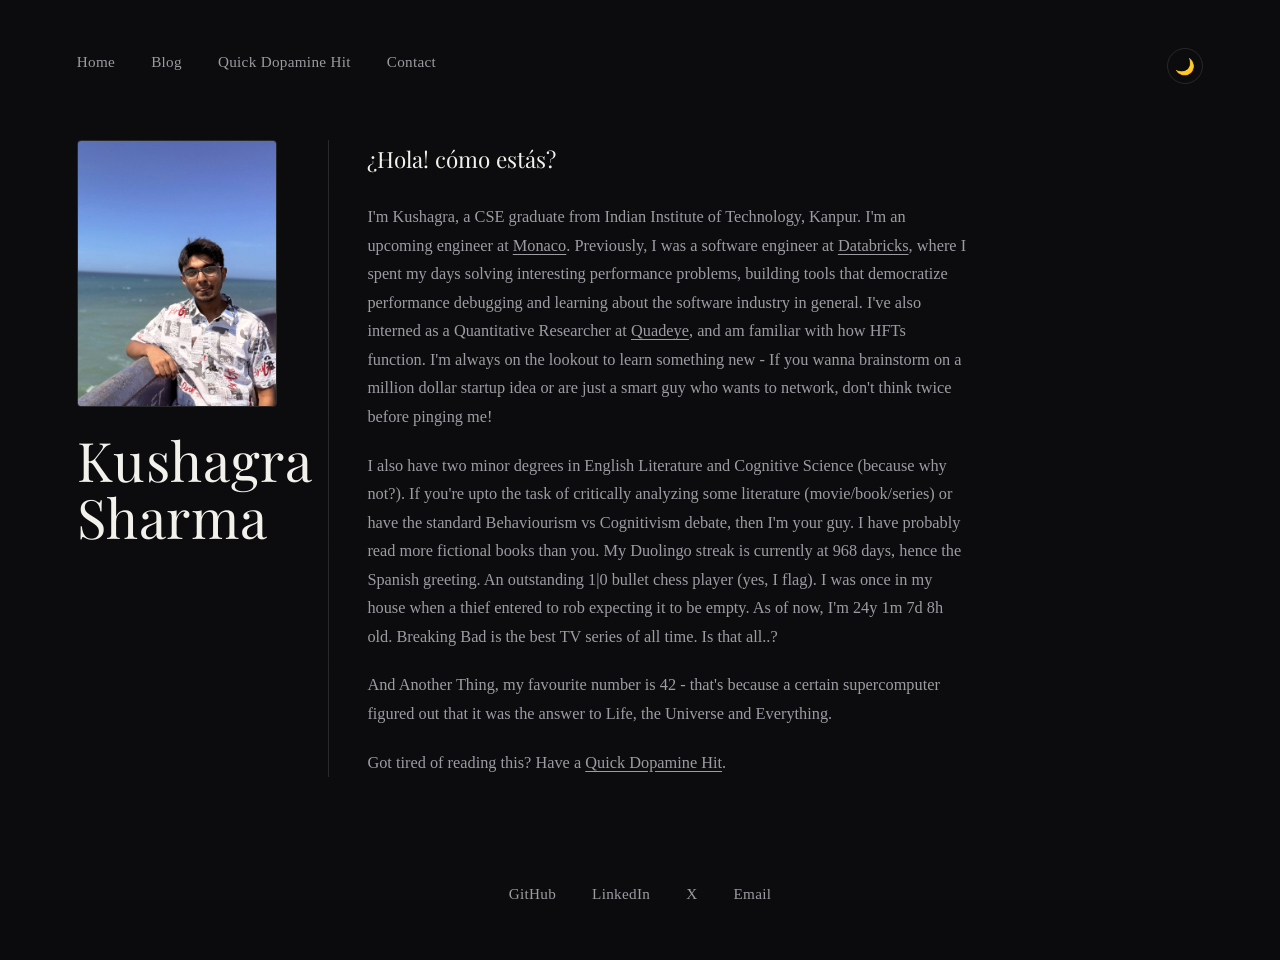
<file: index.html>
<!--
  index.html — Home page.

  Two-column hero: portrait + name on the left (.intro), a short greeting
  and "about me" copy on the right (.about). The top tab bar (.topnav) and
  footer social links (nav[aria-label="Links"]) are duplicated verbatim on
  every page — see README.md for how that's kept in sync.

  Styles:  css/styles.css (shared base + top nav)
  Scripts: js/script.js   (orb parallax)
           js/duolingo.js (dynamic streak loader)
-->
<!DOCTYPE html>
<html lang="en">
<head>
<meta charset="UTF-8" />
<meta name="viewport" content="width=device-width, initial-scale=1" />
<meta name="description" content="Kushagra Sharma — personal site." />
<title>Kushagra Sharma</title>
<link rel="stylesheet" href="css/styles.css" />
<link rel="icon" href="data:image/svg+xml,<svg xmlns=%22http://www.w3.org/2000/svg%22 viewBox=%220 0 100 100%22><circle cx=%2250%22 cy=%2250%22 r=%2250%22 fill=%22%23121212%22/><text x=%2250%25%22 y=%2255%25%22 dominant-baseline=%22middle%22 text-anchor=%22middle%22 font-size=%2260%22 font-weight=%22bold%22 fill=%22%23ffd700%22 font-family=%22sans-serif%22>K</text></svg>">
</head>
<body>
<div class="grain" aria-hidden="true"></div>
<div class="orb" aria-hidden="true"></div>

<header class="topnav">
  <div class="topnav-links">
    <a href="/index" class="topnav-link active">Home</a>
    <a href="/blog" class="topnav-link">Blog</a>
    <a href="/game" class="topnav-link">Quick Dopamine Hit</a>
    <a href="/contact" class="topnav-link">Contact</a>
  </div>
  <button id="theme-toggle" class="theme-toggle-btn" aria-label="Toggle Theme">🌙</button>
</header>

<main>
  <div class="intro">
    <img class="portrait" src="assets/profile.jpeg" alt="Portrait of Kushagra" />
    <h1><span>Kushagra Sharma</span></h1>
  </div>

  <div class="about">
    <p class="greeting">¿Hola! cómo estás?</p>
    <p>
      I'm Kushagra, a CSE graduate from Indian Institute of Technology, Kanpur. 
      I'm an upcoming engineer at <a href="https://www.monaco.com/">Monaco</a>.
      Previously, I was a software engineer at <a href="https://www.databricks.com/">Databricks</a>, 
      where I spent my days solving interesting performance problems, building tools that democratize 
      performance debugging and learning about the software industry in general. I've also interned as 
      a Quantitative Researcher at <a href="https://www.quadeye.com/">Quadeye</a>, and am familiar with 
      how HFTs function. I'm always on the lookout to learn something new - If you wanna brainstorm on
      a million dollar startup idea or are just a smart guy who wants to network, 
      don't think twice before pinging me!
    </p>
    <p>
      I also have two minor degrees in English Literature and Cognitive Science (because why not?). If you're
      upto the task of critically analyzing some literature (movie/book/series) or have the standard
      Behaviourism vs Cognitivism debate, then I'm your guy. I have probably read more fictional books than you.
      My Duolingo streak is currently at <span id="duolingo-streak">—</span> days, hence the Spanish greeting. An 
      outstanding 1|0 bullet chess player (yes, I flag). I was once in my house when a thief entered to rob expecting 
      it to be empty. As of now, I'm <span id="dynamic-age">calculating...</span> old. Breaking Bad is the best TV 
      series of all time. Is that all..?
    </p>
    <p>
      And Another Thing, my favourite number is 42 - that's because a certain supercomputer figured out that it was the
      answer to Life, the Universe and Everything.
    </p>
    <p>
      Got tired of reading this? Have a <a href="https://royalphoenix-bot.github.io/game">Quick Dopamine Hit</a>.
    </p>
  </div>
</main>

<nav aria-label="Links">
  <a href="https://github.com/RoyalPhoenix-bot" rel="noopener noreferrer">GitHub</a>
  <a href="https://www.linkedin.com/in/kushagra-sharma-363865210/" rel="noopener noreferrer">LinkedIn</a>
  <a href="https://x.com/iambigbread" rel="noopener noreferrer">X</a>
  <a href="mailto:kushagrasharma.sharma@gmail.com">Email</a>
</nav>

<script src="js/script.js"></script>
<script src="js/duolingo.js"></script>
<script src="js/theme.js"></script>
<script src="js/age-calculator.js"></script>
</body>
</html>
</file>
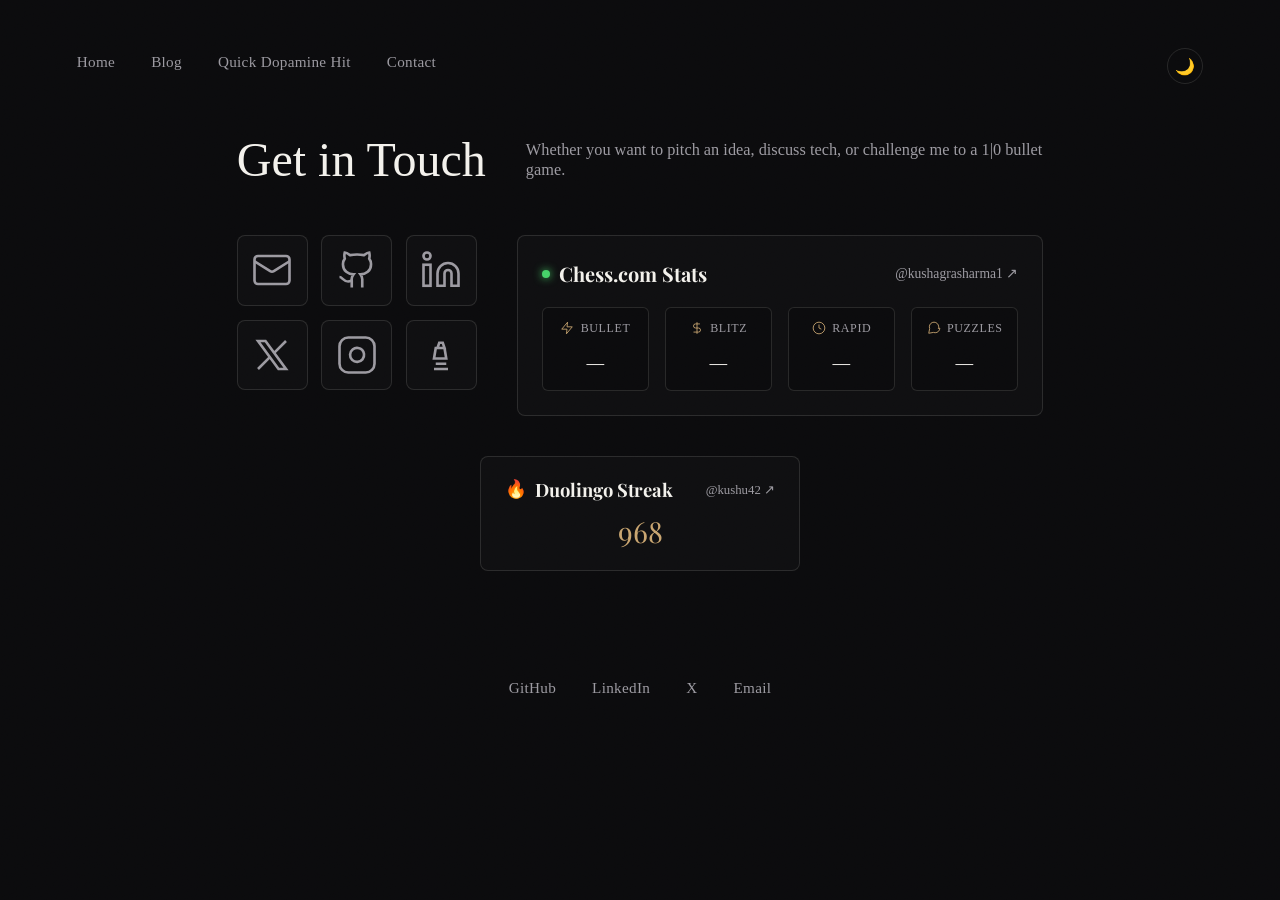
<file: contact.html>
<!DOCTYPE html>
<html lang="en">
<head>
<meta charset="UTF-8" />
<meta name="viewport" content="width=device-width, initial-scale=1" />
<meta name="description" content="Contact Kushagra Sharma." />
<title>Contact — Kushagra</title>
<link rel="stylesheet" href="css/styles.css" />
<link rel="stylesheet" href="css/blog.css" />
<link rel="icon" href="data:image/svg+xml,<svg xmlns=%22http://www.w3.org/2000/svg%22 viewBox=%220 0 100 100%22><circle cx=%2250%22 cy=%2250%22 r=%2250%22 fill=%22%23121212%22/><text x=%2250%25%22 y=%2255%25%22 dominant-baseline=%22middle%22 text-anchor=%22middle%22 font-size=%2260%22 font-weight=%22bold%22 fill=%22%23ffd700%22 font-family=%22sans-serif%22>K</text></svg>">
</head>
<body>
<div class="grain" aria-hidden="true"></div>

<header class="topnav">
    <div class="topnav-links">
      <a href="/index" class="topnav-link active">Home</a>
      <a href="/blog" class="topnav-link">Blog</a>
      <a href="/game" class="topnav-link">Quick Dopamine Hit</a>
      <a href="/contact" class="topnav-link">Contact</a>
    </div>
    <button id="theme-toggle" class="theme-toggle-btn" aria-label="Toggle Theme">🌙</button>
</header>

<main class="contact-main">
    <!-- Vertically Centered Header -->
    <div class="contact-header">
      <h1 class="page-title">Get in Touch</h1>
      <p class="page-lede">Whether you want to pitch an idea, discuss tech, or challenge me to a 1|0 bullet game.</p>
    </div>
  
    <!-- Content Grid: 3x2 Social Icons on Left, Chess Badge on Right -->
    <div class="contact-body-grid">
      <!-- 2 Rows x 3 Columns Social Icons -->
      <div class="social-grid-2x3">
        <a href="mailto:kushagrasharma.sharma@gmail.com" class="social-icon-btn" aria-label="Email" title="Email">
          <svg class="social-icon" viewBox="0 0 24 24" fill="none" stroke="currentColor" stroke-width="1.5"><rect width="20" height="16" x="2" y="4" rx="2"/><path d="m22 7-8.97 5.7a1.94 1.94 0 0 1-2.06 0L2 7"/></svg>
        </a>
        <a href="https://github.com/RoyalPhoenix-bot" target="_blank" rel="noopener noreferrer" class="social-icon-btn" aria-label="GitHub" title="GitHub">
          <svg class="social-icon" viewBox="0 0 24 24" fill="none" stroke="currentColor" stroke-width="1.5"><path d="M15 22v-4a4.8 4.8 0 0 0-1-3.5c3 0 6-2 6-5.5.08-1.25-.27-2.48-1-3.5.28-1.15.28-2.35 0-3.5 0 0-1 0-3 1.5-2.64-.5-5.36-.5-8 0C6 2 5 2 5 2c-.3 1.15-.3 2.35 0 3.5A5.403 5.403 0 0 0 4 9c0 3.5 3 5.5 6 5.5-.39.49-.68 1.05-.85 1.65-.17.6-.22 1.23-.15 1.85v4"/><path d="M9 18c-4.51 2-5-2-7-2"/></svg>
        </a>
        <a href="https://www.linkedin.com/in/kushagra-sharma-363865210/" target="_blank" rel="noopener noreferrer" class="social-icon-btn" aria-label="LinkedIn" title="LinkedIn">
          <svg class="social-icon" viewBox="0 0 24 24" fill="none" stroke="currentColor" stroke-width="1.5"><path d="M16 8a6 6 0 0 1 6 6v7h-4v-7a2 2 0 0 0-2-2 2 2 0 0 0-2 2v7h-4v-7a6 6 0 0 1 6-6z"/><rect width="4" height="12" x="2" y="9"/><circle cx="4" cy="4" r="2"/></svg>
        </a>
        <a href="https://x.com/iambigbread" target="_blank" rel="noopener noreferrer" class="social-icon-btn" aria-label="X" title="X">
          <svg class="social-icon" viewBox="0 0 24 24" fill="none" stroke="currentColor" stroke-width="1.5"><path d="M4 4l11.733 16h4.267l-11.733 -16z"/><path d="M4 20l6.768 -6.768m2.46 -2.46l6.772 -6.772"/></svg>
        </a>
        <a href="https://instagram.com/lvtibhsb" target="_blank" rel="noopener noreferrer" class="social-icon-btn" aria-label="Instagram" title="Instagram">
          <svg class="social-icon" viewBox="0 0 24 24" fill="none" stroke="currentColor" stroke-width="1.5"><rect width="20" height="20" x="2" y="2" rx="5" ry="5"/><path d="M16 11.37A4 4 0 1 1 12.63 8 4 4 0 0 1 16 11.37z"/><line x1="17.5" x2="17.51" y1="6.5" y2="6.5"/></svg>
        </a>
        <a href="https://www.chess.com/member/kushagrasharma1" target="_blank" rel="noopener noreferrer" class="social-icon-btn" aria-label="Chess.com" title="Chess.com">
          <svg class="social-icon" viewBox="0 0 24 24" fill="none" stroke="currentColor" stroke-width="1.5"><path d="M8 20h8m-7-3h6m-5-3h4m-3-9h2l1 3h-4l1-3zm-1 3h4l1 6H8l1-6z"/></svg>
        </a>
      </div>
  
      <!-- Live Chess.com Stats Badge -->
      <div class="chess-badge-container">
        <div class="chess-badge-header">
          <span class="live-dot"></span>
          <h2>Chess.com Stats</h2>
          <a href="https://www.chess.com/member/kushagrasharma1" target="_blank" rel="noopener noreferrer" class="profile-link">@kushagrasharma1 ↗</a>
        </div>
        
        <div id="chess-stats" class="chess-stats-grid">
          <div class="stat-card">
            <div class="stat-header">
              <svg class="mode-icon" viewBox="0 0 24 24" fill="none" stroke="currentColor" stroke-width="1.5"><path d="M13 2L3 14h9l-1 8 10-12h-9l1-8z"/></svg>
              <span class="stat-label">Bullet</span>
            </div>
            <span class="stat-val" id="bullet-rating">...</span>
          </div>
  
          <div class="stat-card">
            <div class="stat-header">
              <svg class="mode-icon" viewBox="0 0 24 24" fill="none" stroke="currentColor" stroke-width="1.5"><path d="M12 2v20M17 5H9.5a3.5 3.5 0 0 0 0 7h5a3.5 3.5 0 0 1 0 7H6"/></svg>
              <span class="stat-label">Blitz</span>
            </div>
            <span class="stat-val" id="blitz-rating">...</span>
          </div>
  
          <div class="stat-card">
            <div class="stat-header">
              <svg class="mode-icon" viewBox="0 0 24 24" fill="none" stroke="currentColor" stroke-width="1.5"><circle cx="12" cy="12" r="10"/><polyline points="12 6 12 12 16 14"/></svg>
              <span class="stat-label">Rapid</span>
            </div>
            <span class="stat-val" id="rapid-rating">...</span>
          </div>
  
          <div class="stat-card">
            <div class="stat-header">
              <svg class="mode-icon" viewBox="0 0 24 24" fill="none" stroke="currentColor" stroke-width="1.5"><path d="M19.43 12.98A7.97 7.97 0 0 0 20 10c0-4.42-3.58-8-8-8s-8 3.58-8 8c0 1.04.2 2.04.57 2.98L3 21l8.02-1.43c.94.37 1.94.57 2.98.57 4.42 0 8-3.58 8-8z"/></svg>
              <span class="stat-label">Puzzles</span>
            </div>
            <span class="stat-val" id="puzzle-rating">...</span>
          </div>
        </div>
      </div>
    </div>
        <!-- Standalone Centered Duolingo Badge -->
    <div class="duolingo-badge-container">
        <div class="duolingo-badge-header">
        <span class="fire-icon">🔥</span>
        <h2>Duolingo Streak</h2>
        <a href="https://www.duolingo.com/profile/kushu42" target="_blank" rel="noopener noreferrer" class="profile-link">@kushu42 ↗</a>
        </div>
        <div class="duolingo-stat">
        <span class="stat-val" id="duolingo-streak">...</span>
        </div>
    </div>
  </main>

<nav aria-label="Links">
  <a href="https://github.com/RoyalPhoenix-bot" rel="noopener noreferrer">GitHub</a>
  <a href="https://www.linkedin.com/in/kushagra-sharma-363865210/" rel="noopener noreferrer">LinkedIn</a>
  <a href="https://x.com/iambigbread" rel="noopener noreferrer">X</a>
  <a href="mailto:kushagrasharma.sharma@gmail.com">Email</a>
</nav>

<script src="js/script.js"></script>
<script src="js/duolingo.js"></script>

<script>
  async function fetchChessStats() {
    try {
      const res = await fetch("https://api.chess.com/pub/player/kushagrasharma1/stats");
      if (!res.ok) throw new Error("Failed to fetch");
      const data = await res.json();
      
      document.getElementById("bullet-rating").textContent = data.chess_bullet?.last?.rating || "N/A";
      document.getElementById("blitz-rating").textContent = data.chess_blitz?.last?.rating || "N/A";
      document.getElementById("rapid-rating").textContent = data.chess_rapid?.last?.rating || "N/A";
      document.getElementById("puzzle-rating").textContent = data.tactics?.highest?.rating || data.tactics?.lowest?.rating || "N/A";
    } catch (e) {
      document.getElementById("bullet-rating").textContent = "—";
      document.getElementById("blitz-rating").textContent = "—";
      document.getElementById("rapid-rating").textContent = "—";
      document.getElementById("puzzle-rating").textContent = "—";
    }
  }

  document.addEventListener("DOMContentLoaded", () => {
    fetchChessStats();
    initDuolingoStreak("kushu42");
  });
</script>
<script src="js/theme.js"></script>
</body>
</html>
</file>
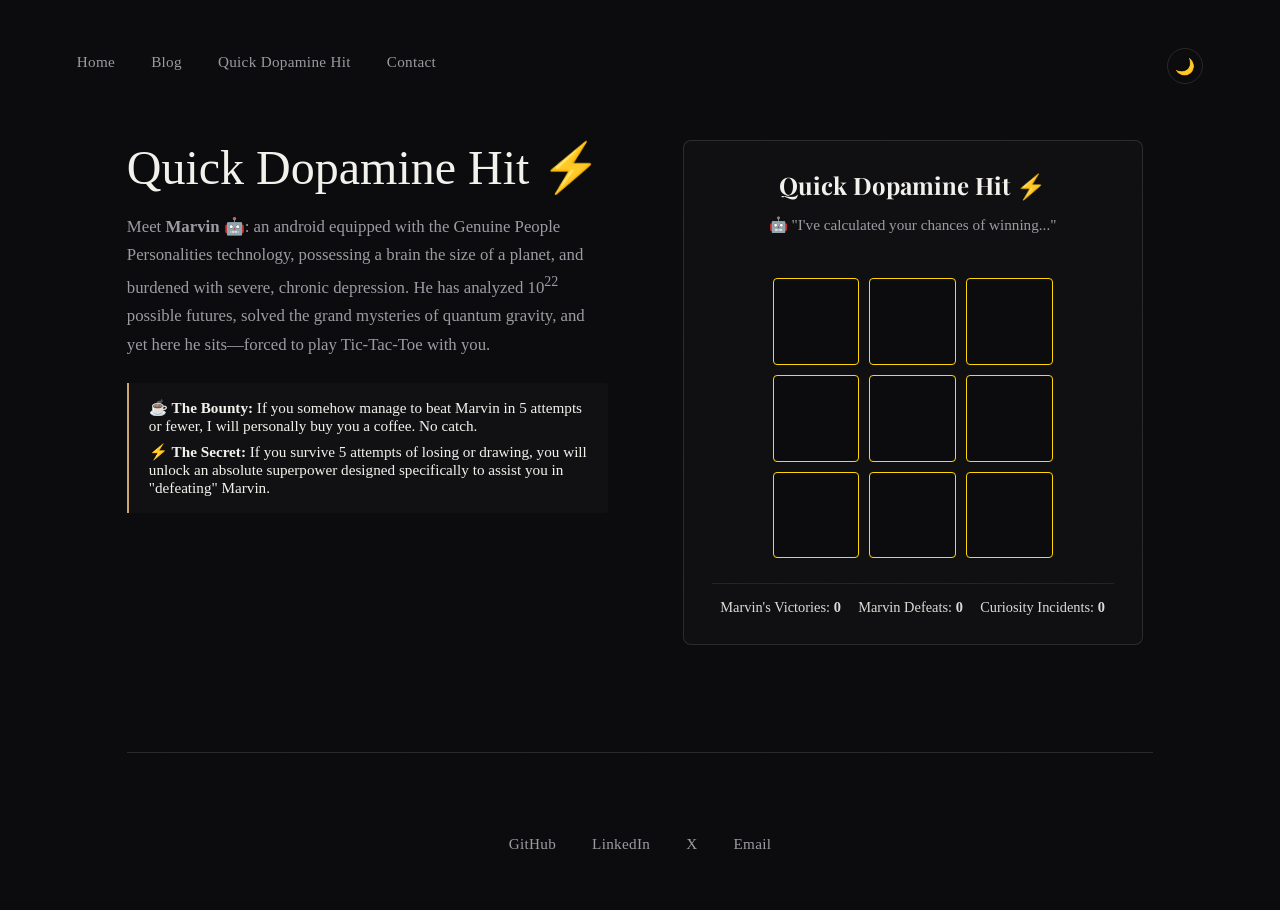
<file: game.html>
<!DOCTYPE html>
<html lang="en">
<head>
<meta charset="UTF-8" />
<meta name="viewport" content="width=device-width, initial-scale=1" />
<meta name="description" content="Quick Dopamine Hit — Tic Tac Toe with Marvin." />
<title>Quick Dopamine Hit — Kushagra</title>
<link rel="stylesheet" href="css/styles.css" />
<link rel="stylesheet" href="css/blog.css" />
<link rel="icon" href="data:image/svg+xml,<svg xmlns=%22http://www.w3.org/2000/svg%22 viewBox=%220 0 100 100%22><circle cx=%2250%22 cy=%2250%22 r=%2250%22 fill=%22%23121212%22/><text x=%2250%25%22 y=%2255%25%22 dominant-baseline=%22middle%22 text-anchor=%22middle%22 font-size=%2260%22 font-weight=%22bold%22 fill=%22%23ffd700%22 font-family=%22sans-serif%22>K</text></svg>">
</head>
<body>
<div class="grain" aria-hidden="true"></div>
<div class="orb" aria-hidden="true"></div>

<header class="topnav">
  <div class="topnav-links">
    <a href="/index" class="topnav-link active">Home</a>
    <a href="/blog" class="topnav-link">Blog</a>
    <a href="/game" class="topnav-link">Quick Dopamine Hit</a>
    <a href="/contact" class="topnav-link">Contact</a>
  </div>
  <button id="theme-toggle" class="theme-toggle-btn" aria-label="Toggle Theme">🌙</button>
</header>

<main class="game-page-wrapper">
  <!-- Top 2-Column Grid -->
  <div class="game-page-main">
    <!-- Left Side: Marvin Persona & Rules -->
    <div class="marvin-intro">
      <h1 class="page-title">Quick Dopamine Hit ⚡</h1>
      <p class="marvin-bio">
        Meet <strong>Marvin</strong> 🤖: an android equipped with the Genuine People Personalities technology, possessing a brain the size of a planet, and burdened with severe, chronic depression. He has analyzed 10<sup>22</sup> possible futures, solved the grand mysteries of quantum gravity, and yet here he sits—forced to play Tic-Tac-Toe with you.
      </p>
      <div class="marvin-bounty">
        <p>☕ <strong>The Bounty:</strong> If you somehow manage to beat Marvin in 5 attempts or fewer, I will personally buy you a coffee. No catch.</p>
        <p>⚡ <strong>The Secret:</strong> If you survive 5 attempts of losing or drawing, you will unlock an absolute superpower designed specifically to assist you in "defeating" Marvin.</p>
      </div>
    </div>

    <!-- Right Side: Tic Tac Toe Game Container ONLY -->
    <div id="dopamine-hit-section"></div>
  </div>

  <!-- Bottom: Centered Full-Width Game Metrics Bar (Spans Across Both Columns) -->
  <div id="game-metrics-container" class="game-metrics-bar"></div>
</main>

<nav aria-label="Links">
  <a href="https://github.com/RoyalPhoenix-bot" rel="noopener noreferrer">GitHub</a>
  <a href="https://www.linkedin.com/in/kushagra-sharma-363865210/" rel="noopener noreferrer">LinkedIn</a>
  <a href="https://x.com/iambigbread" rel="noopener noreferrer">X</a>
  <a href="mailto:kushagrasharma.sharma@gmail.com">Email</a>
</nav>

<script src="js/script.js"></script>
<script type="module">
  import { initGameSection } from "./js/game/controller.js";
  document.addEventListener("DOMContentLoaded", initGameSection);
</script>
<script src="js/theme.js"></script>
</body>
</html>
</file>
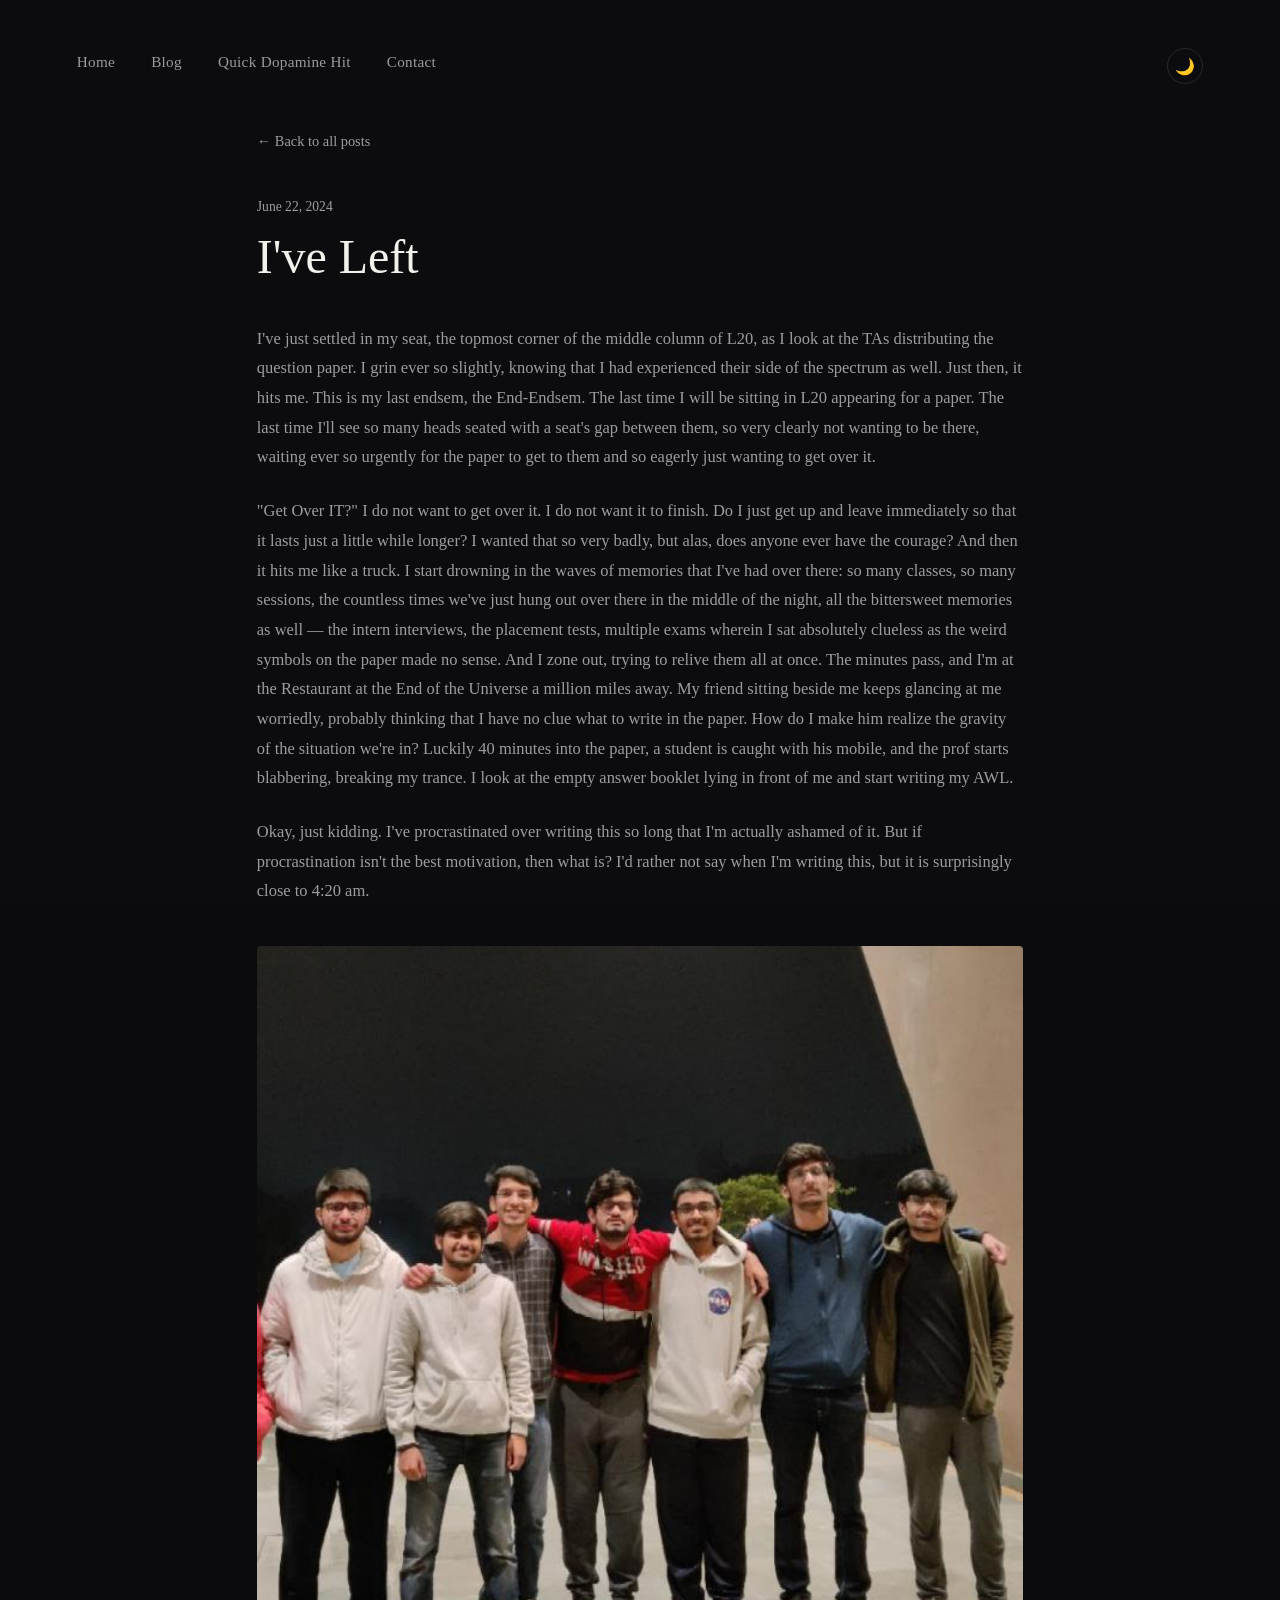
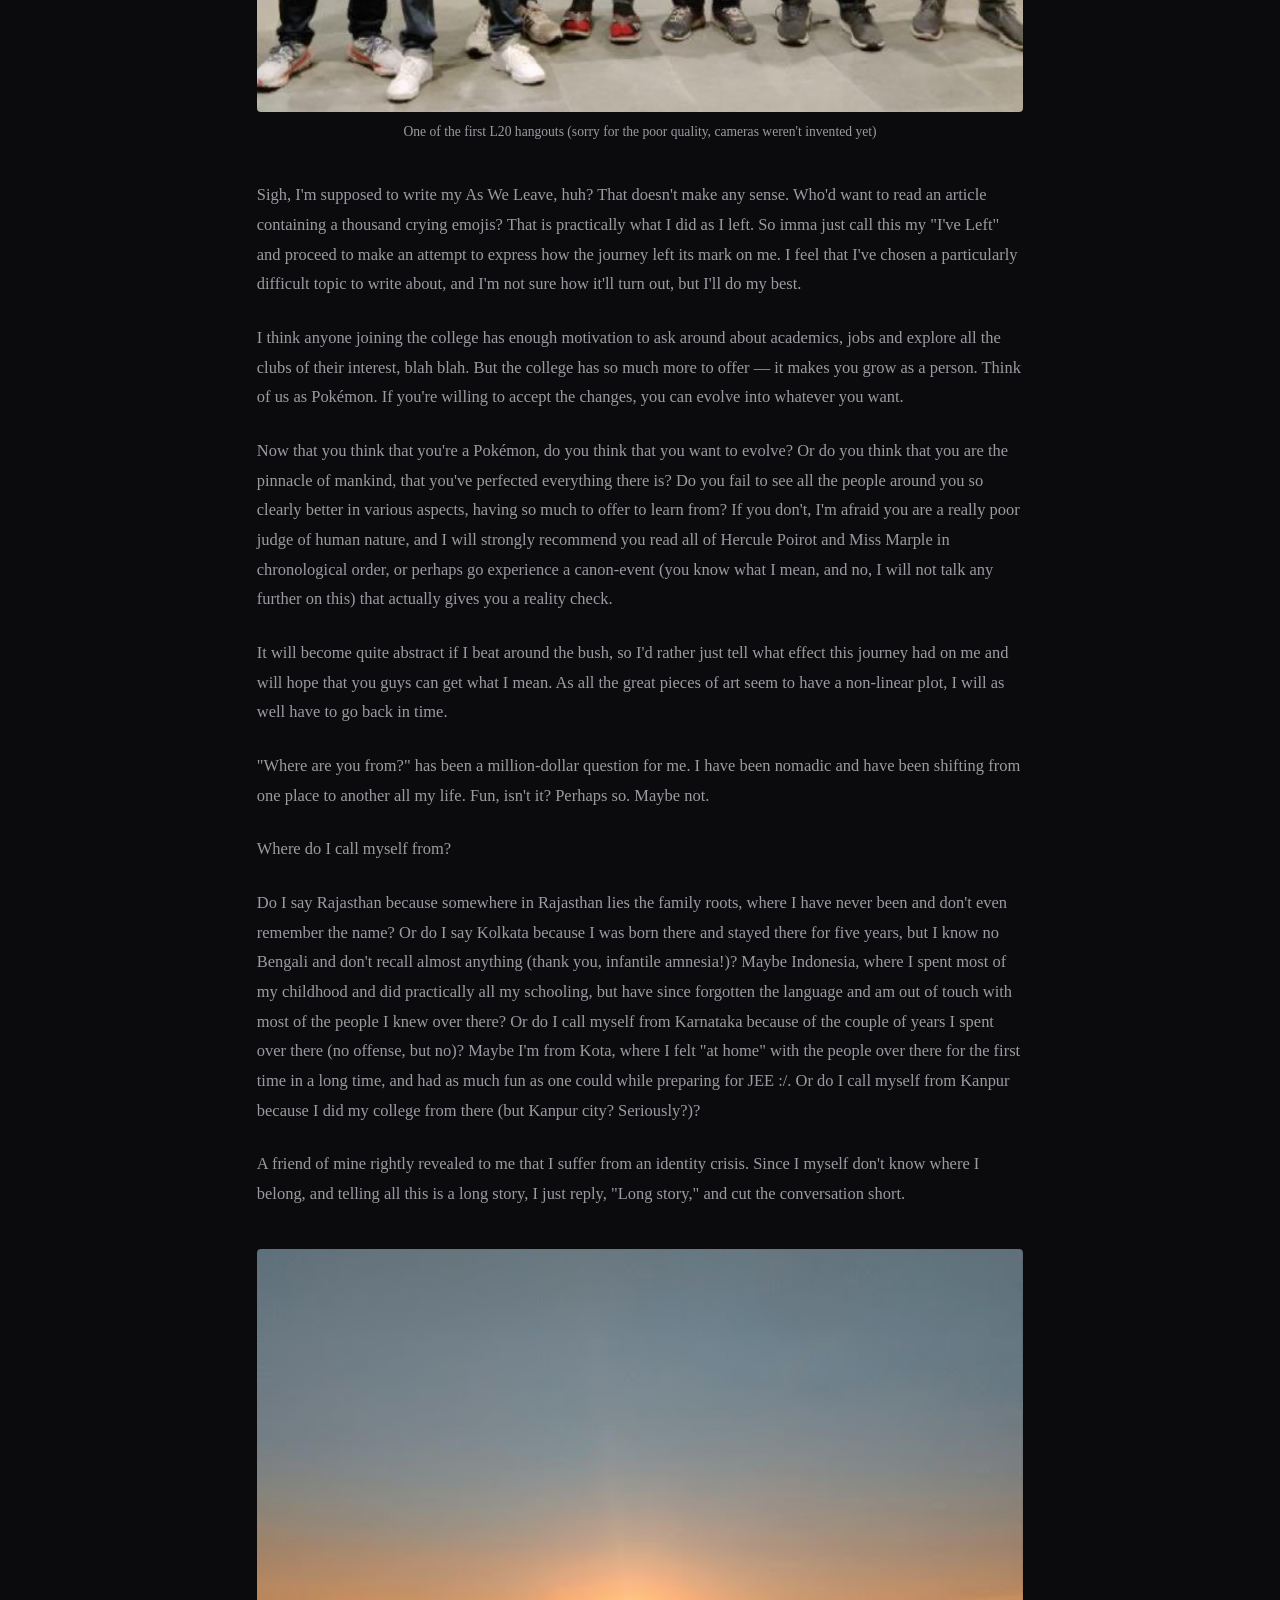
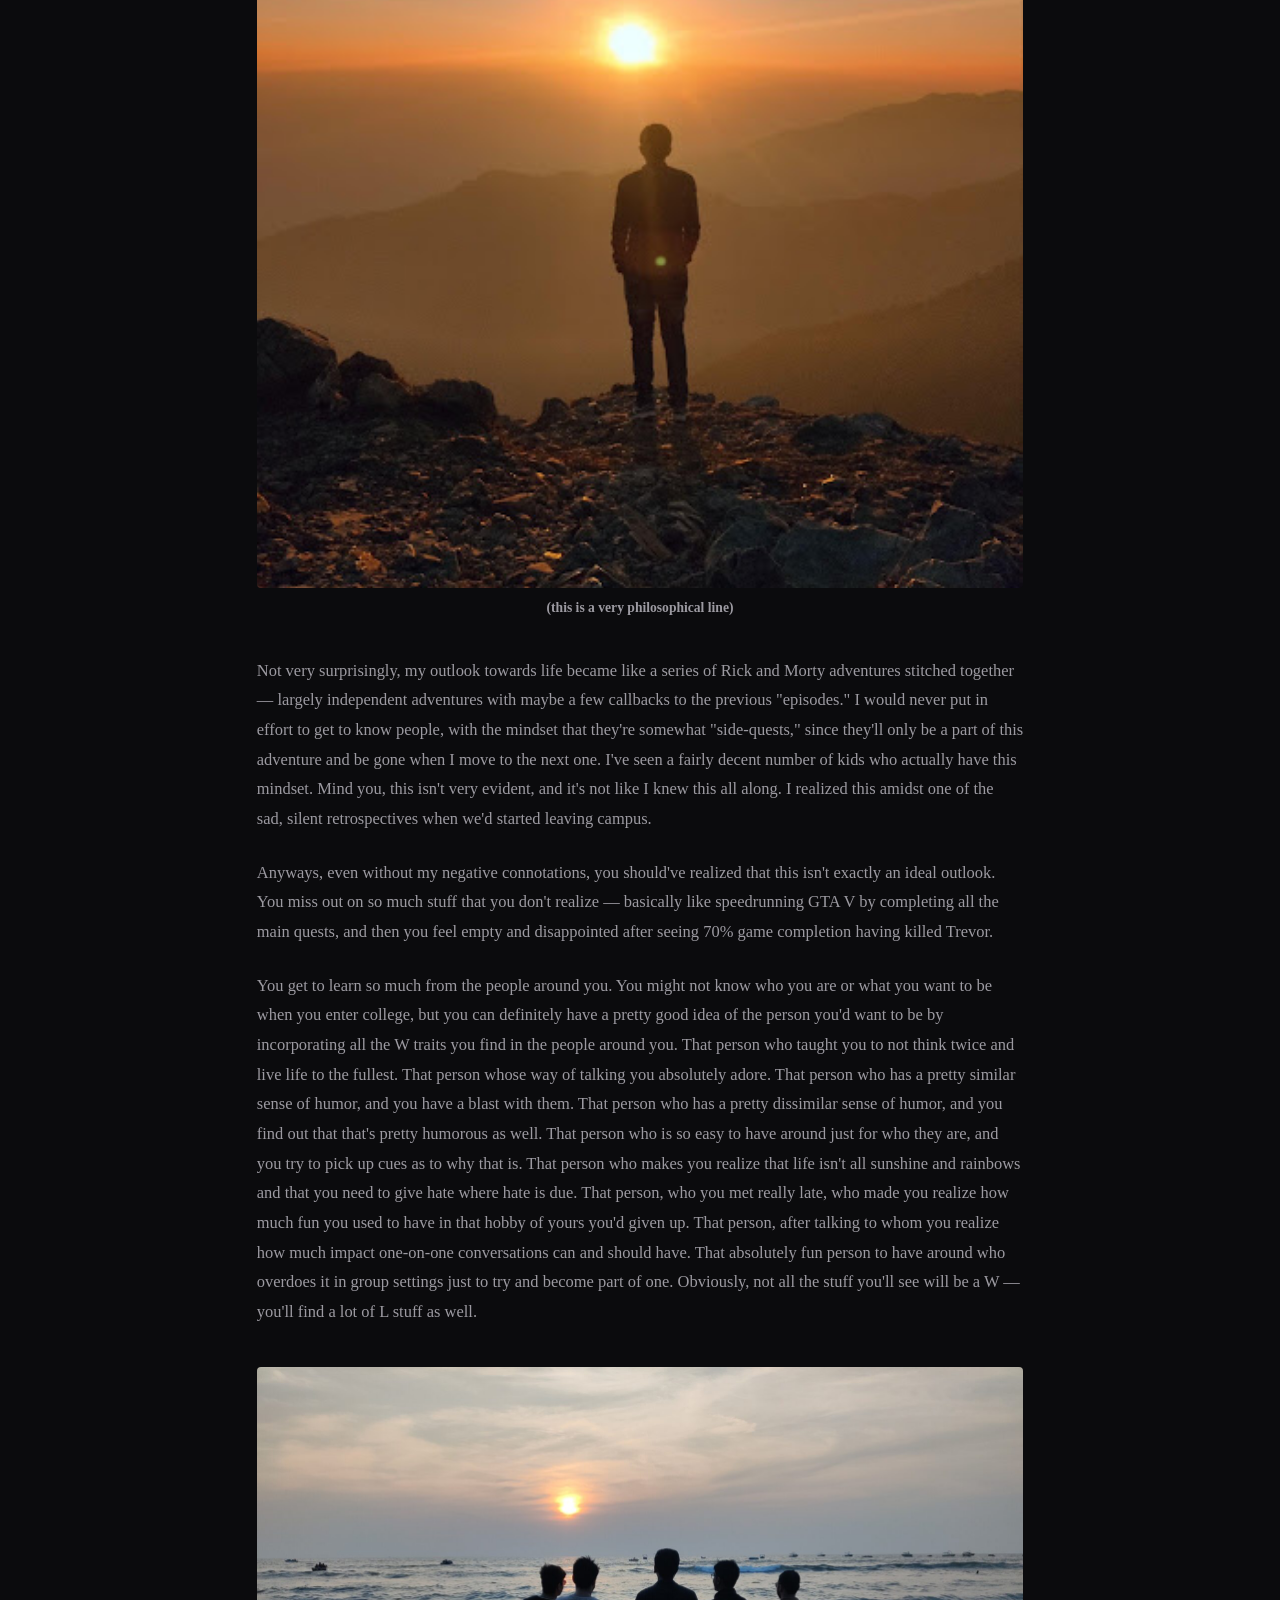
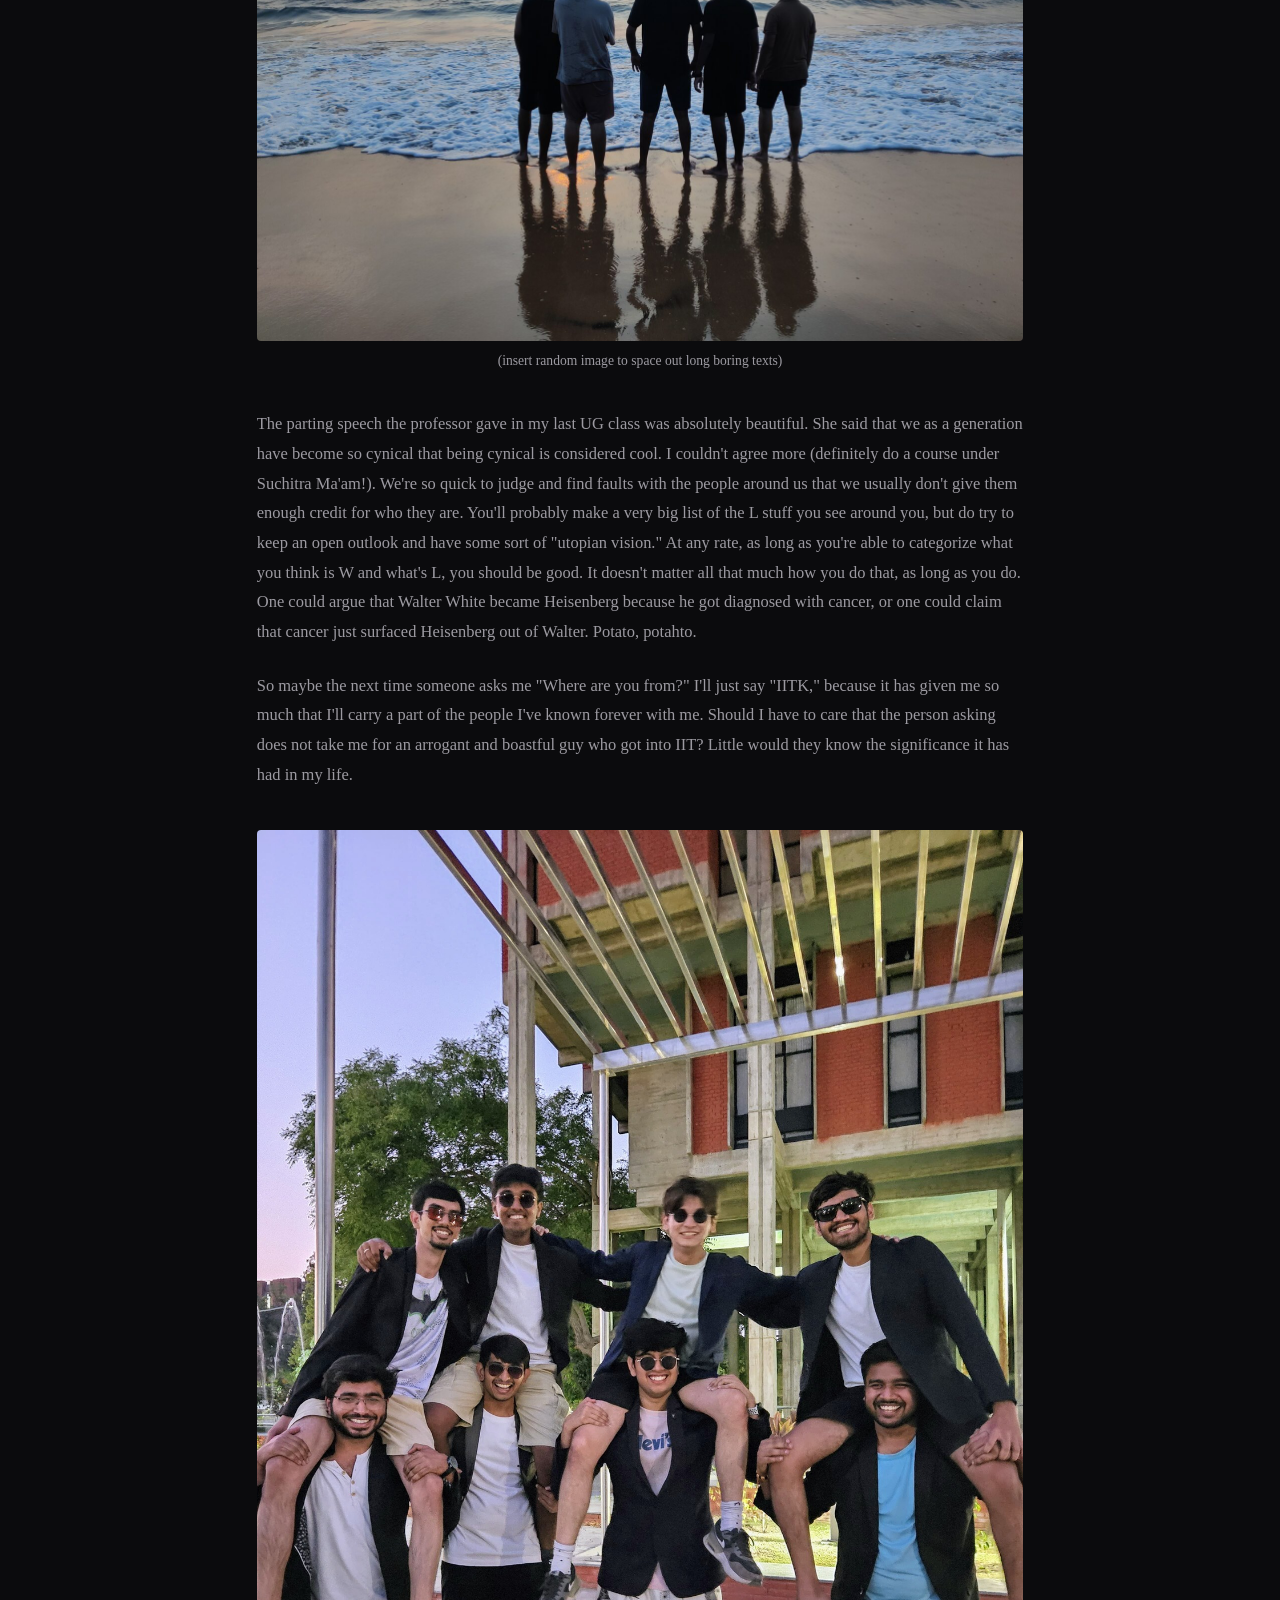
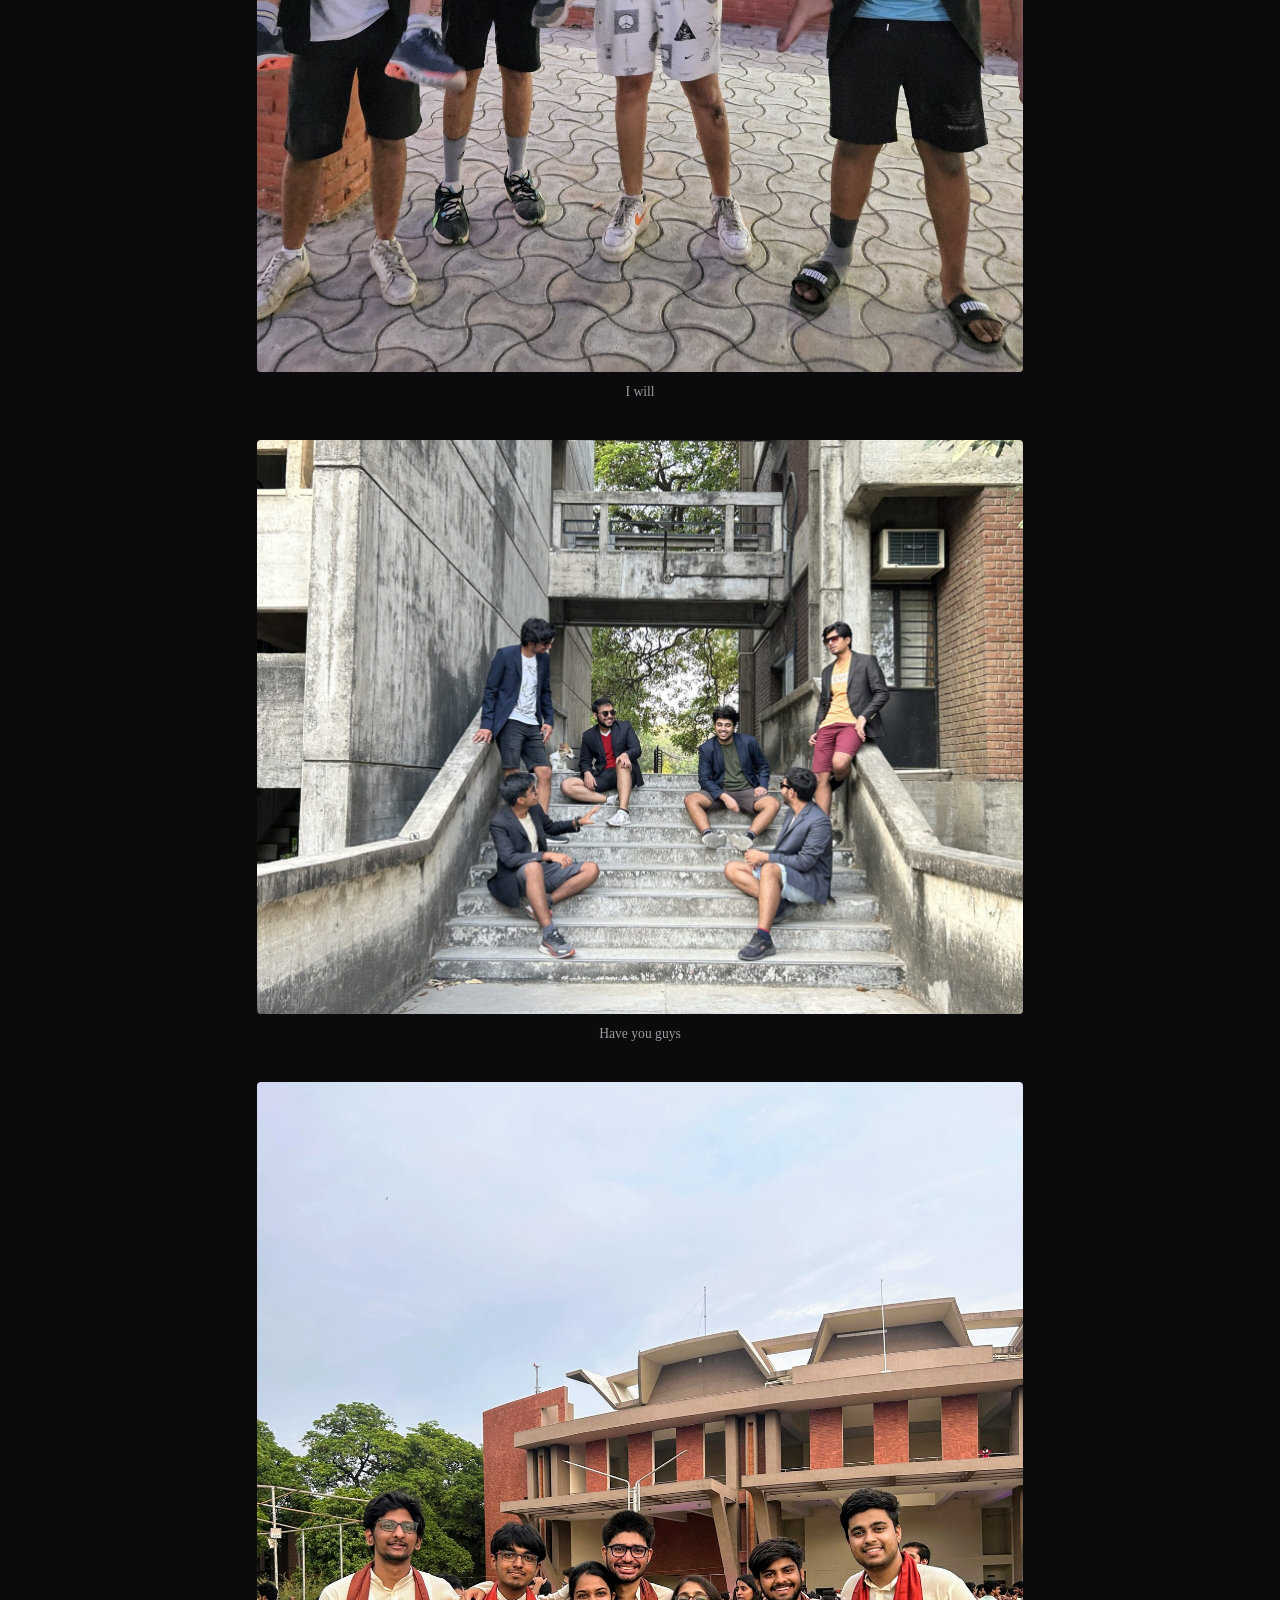
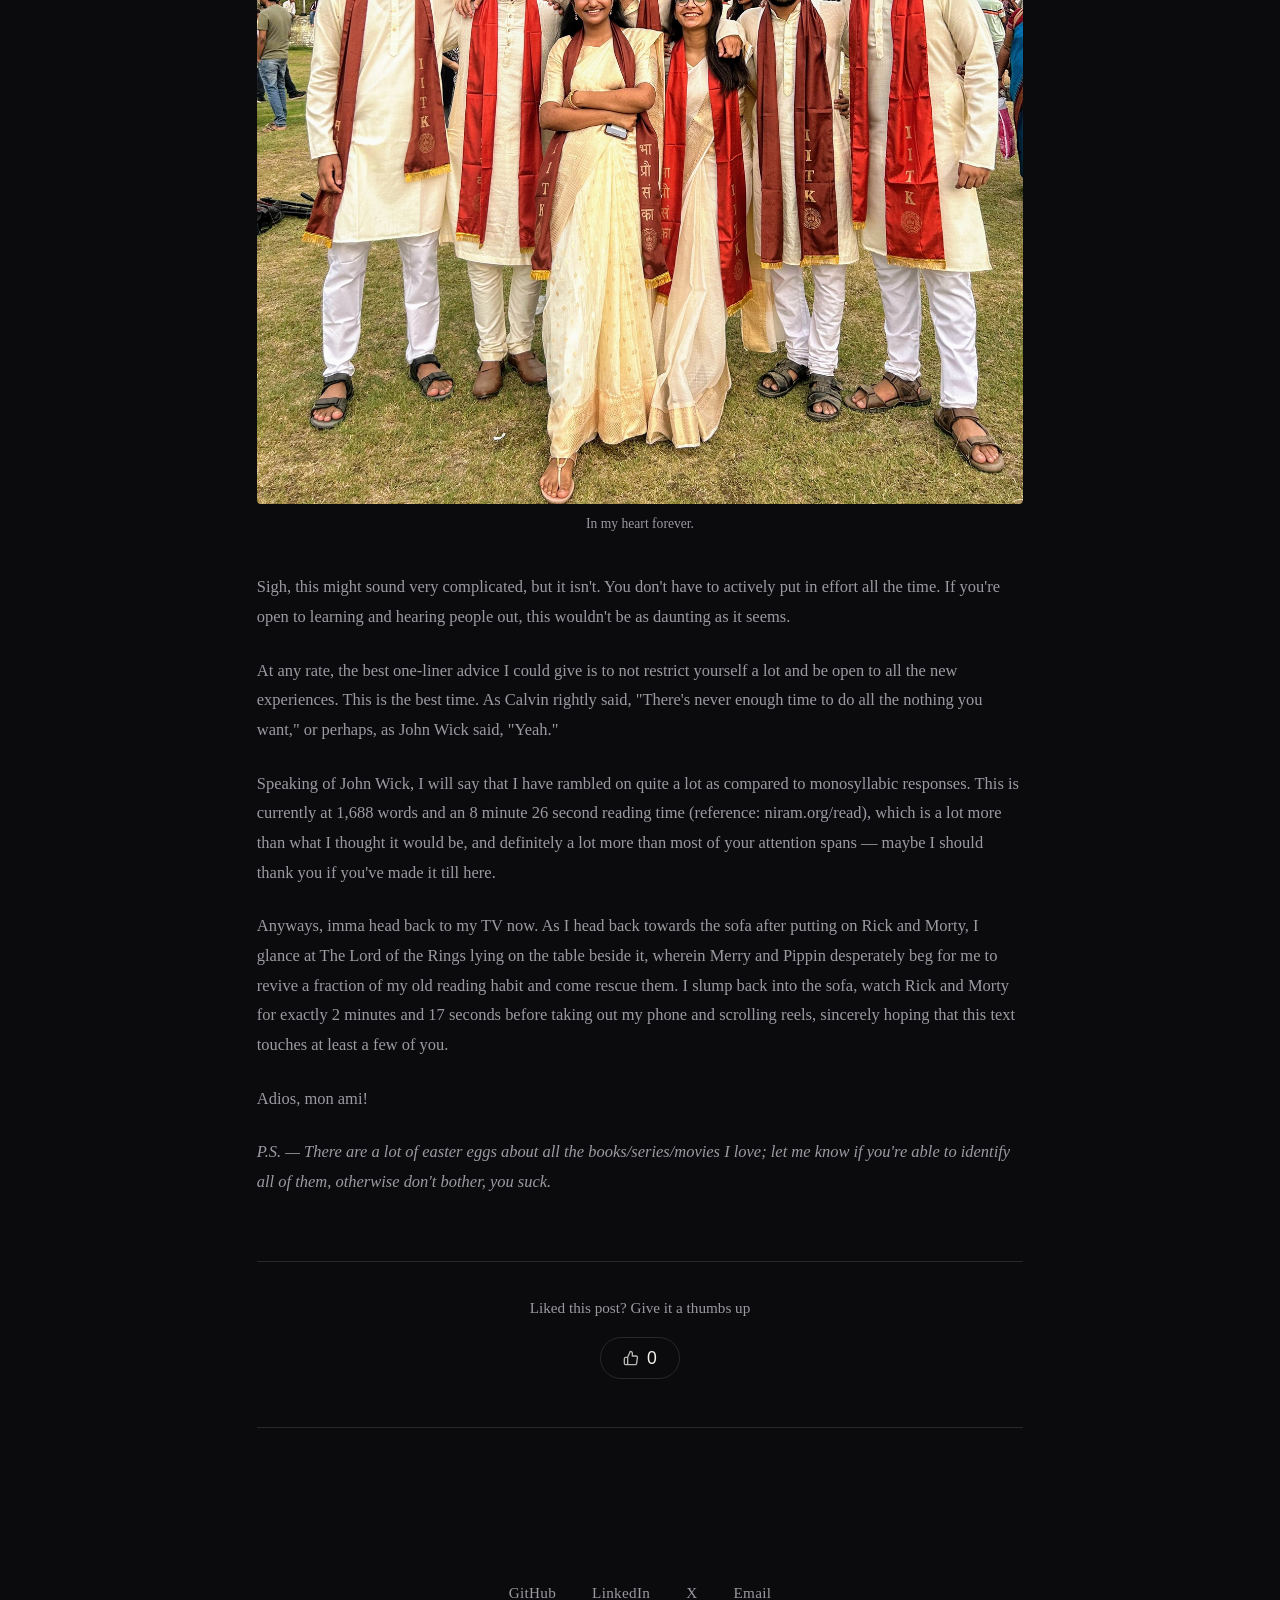
<file: blogs/ive-left.html>
<!--
  blogs/ive-left.html — Blog post.

  Copied from blogs/sample-post.html. Two image placeholders (.img-placeholder)
  are dropped where the original doc called for a photo — swap each one's
  <div class="img-placeholder">...</div> for an <img src="..." alt="..." />
  once you have the images, and edit/remove the <figcaption> as needed.

  Styles:  ../css/styles.css, ../css/blog.css
  Scripts: ../js/script.js (orb)
-->
<!DOCTYPE html>
<html lang="en">
<head>
<meta charset="UTF-8" />
<meta name="viewport" content="width=device-width, initial-scale=1" />
<meta name="description" content="AWL - Kushagra." />
<title>It's Me, I've Left</title>
<link rel="stylesheet" href="../css/styles.css" />
<link rel="stylesheet" href="../css/blog.css" />
<link rel="icon" href="data:image/svg+xml,<svg xmlns=%22http://www.w3.org/2000/svg%22 viewBox=%220 0 100 100%22><circle cx=%2250%22 cy=%2250%22 r=%2250%22 fill=%22%23121212%22/><text x=%2250%25%22 y=%2255%25%22 dominant-baseline=%22middle%22 text-anchor=%22middle%22 font-size=%2260%22 font-weight=%22bold%22 fill=%22%23ffd700%22 font-family=%22sans-serif%22>K</text></svg>">
</head>
<body>
<div class="grain" aria-hidden="true"></div>
<div class="orb" aria-hidden="true"></div>

<header class="topnav">
  <div class="topnav-links">
    <a href="/index" class="topnav-link active">Home</a>
    <a href="/blog" class="topnav-link">Blog</a>
    <a href="/game" class="topnav-link">Quick Dopamine Hit</a>
    <a href="/contact" class="topnav-link">Contact</a>
  </div>
  <button id="theme-toggle" class="theme-toggle-btn" aria-label="Toggle Theme">🌙</button>
</header>

<main class="post-main">
  <a href="/blog" class="back-link">&larr; Back to all posts</a>

  <time datetime="2026-09-16">June 22, 2024</time>
  <h1>I've Left</h1>

  <p>
    I've just settled in my seat, the topmost corner of the middle column
    of L20, as I look at the TAs distributing the question paper. I grin
    ever so slightly, knowing that I had experienced their side of the
    spectrum as well. Just then, it hits me. This is my last endsem, the
    End-Endsem. The last time I will be sitting in L20 appearing for a
    paper. The last time I'll see so many heads seated with a seat's gap
    between them, so very clearly not wanting to be there, waiting ever so
    urgently for the paper to get to them and so eagerly just wanting to
    get over it.
  </p>

  <p>
    "Get Over IT?" I do not want to get over it. I do not want it to
    finish. Do I just get up and leave immediately so that it lasts just a
    little while longer? I wanted that so very badly, but alas, does anyone
    ever have the courage? And then it hits me like a truck. I start
    drowning in the waves of memories that I've had over there: so many
    classes, so many sessions, the countless times we've just hung out over
    there in the middle of the night, all the bittersweet memories as well
    — the intern interviews, the placement tests, multiple exams wherein I
    sat absolutely clueless as the weird symbols on the paper made no
    sense. And I zone out, trying to relive them all at once. The minutes
    pass, and I'm at the Restaurant at the End of the Universe a million
    miles away. My friend sitting beside me keeps glancing at me worriedly,
    probably thinking that I have no clue what to write in the paper. How
    do I make him realize the gravity of the situation we're in? Luckily
    40 minutes into the paper, a student is caught with his mobile, and
    the prof starts blabbering, breaking my trance. I look at the empty
    answer booklet lying in front of me and start writing my AWL.
  </p>

  <p>
    Okay, just kidding. I've procrastinated over writing this so long that
    I'm actually ashamed of it. But if procrastination isn't the best
    motivation, then what is? I'd rather not say when I'm writing this,
    but it is surprisingly close to 4:20 am.
  </p>

  <figure>
    <img src="../assets/awl-1.jpg" alt="L20" />
    <figcaption>
      One of the first L20 hangouts (sorry for the poor quality, cameras
      weren't invented yet)
    </figcaption>
  </figure>

  <p>
    Sigh, I'm supposed to write my As We Leave, huh? That doesn't make any
    sense. Who'd want to read an article containing a thousand crying
    emojis? That is practically what I did as I left. So imma just call
    this my "I've Left" and proceed to make an attempt to express how the
    journey left its mark on me. I feel that I've chosen a particularly
    difficult topic to write about, and I'm not sure how it'll turn out,
    but I'll do my best.
  </p>

  <p>
    I think anyone joining the college has enough motivation to ask around
    about academics, jobs and explore all the clubs of their interest,
    blah blah. But the college has so much more to offer — it makes you
    grow as a person. Think of us as Pokémon. If you're willing to accept
    the changes, you can evolve into whatever you want.
  </p>

  <p>
    Now that you think that you're a Pokémon, do you think that you want
    to evolve? Or do you think that you are the pinnacle of mankind, that
    you've perfected everything there is? Do you fail to see all the
    people around you so clearly better in various aspects, having so much
    to offer to learn from? If you don't, I'm afraid you are a really poor
    judge of human nature, and I will strongly recommend you read all of
    Hercule Poirot and Miss Marple in chronological order, or perhaps go
    experience a canon-event (you know what I mean, and no, I will not
    talk any further on this) that actually gives you a reality check.
  </p>

  <p>
    It will become quite abstract if I beat around the bush, so I'd rather
    just tell what effect this journey had on me and will hope that you
    guys can get what I mean. As all the great pieces of art seem to have
    a non-linear plot, I will as well have to go back in time.
  </p>

  <p>
    "Where are you from?" has been a million-dollar question for me. I
    have been nomadic and have been shifting from one place to another all
    my life. Fun, isn't it? Perhaps so. Maybe not.
  </p>

  <p>Where do I call myself from?</p>

  <p>
    Do I say Rajasthan because somewhere in Rajasthan lies the family
    roots, where I have never been and don't even remember the name? Or do
    I say Kolkata because I was born there and stayed there for five
    years, but I know no Bengali and don't recall almost anything (thank
    you, infantile amnesia!)? Maybe Indonesia, where I spent most of my
    childhood and did practically all my schooling, but have since
    forgotten the language and am out of touch with most of the people I
    knew over there? Or do I call myself from Karnataka because of the
    couple of years I spent over there (no offense, but no)? Maybe I'm
    from Kota, where I felt "at home" with the people over there for the
    first time in a long time, and had as much fun as one could while
    preparing for JEE :/. Or do I call myself from Kanpur because I did my
    college from there (but Kanpur city? Seriously?)?
  </p>

  <p>
    A friend of mine rightly revealed to me that I suffer from an identity
    crisis. Since I myself don't know where I belong, and telling all this
    is a long story, I just reply, "Long story," and cut the conversation
    short.
  </p>


  <figure>
    <img src="../assets/awl-philosophical.jpg" alt="philosophical" />
    <figcaption><b>
      (this is a very philosophical line)
    </b></figcaption>
  </figure>

  <p>
    Not very surprisingly, my outlook towards life became like a series of
    Rick and Morty adventures stitched together — largely independent
    adventures with maybe a few callbacks to the previous "episodes." I
    would never put in effort to get to know people, with the mindset that
    they're somewhat "side-quests," since they'll only be a part of this
    adventure and be gone when I move to the next one. I've seen a fairly
    decent number of kids who actually have this mindset. Mind you, this
    isn't very evident, and it's not like I knew this all along. I
    realized this amidst one of the sad, silent retrospectives when we'd
    started leaving campus.
  </p>

  <p>
    Anyways, even without my negative connotations, you should've realized
    that this isn't exactly an ideal outlook. You miss out on so much
    stuff that you don't realize — basically like speedrunning GTA V by
    completing all the main quests, and then you feel empty and
    disappointed after seeing 70% game completion having killed Trevor.
  </p>

  <p>
    You get to learn so much from the people around you. You might not
    know who you are or what you want to be when you enter college, but
    you can definitely have a pretty good idea of the person you'd want to
    be by incorporating all the W traits you find in the people around
    you. That person who taught you to not think twice and live life to
    the fullest. That person whose way of talking you absolutely adore.
    That person who has a pretty similar sense of humor, and you have a
    blast with them. That person who has a pretty dissimilar sense of
    humor, and you find out that that's pretty humorous as well. That
    person who is so easy to have around just for who they are, and you
    try to pick up cues as to why that is. That person who makes you
    realize that life isn't all sunshine and rainbows and that you need to
    give hate where hate is due. That person, who you met really late, who
    made you realize how much fun you used to have in that hobby of
    yours you'd given up. That person, after talking to whom you realize
    how much impact one-on-one conversations can and should have. That
    absolutely fun person to have around who overdoes it in group settings
    just to try and become part of one. Obviously, not all the stuff
    you'll see will be a W — you'll find a lot of L stuff as well.
  </p>

  <figure>
    <img src="../assets/awl-2.jpg" alt="Beach" />
    <figcaption>(insert random image to space out long boring texts)</figcaption>
  </figure>

  <p>
    The parting speech the professor gave in my last UG class was
    absolutely beautiful. She said that we as a generation have become so
    cynical that being cynical is considered cool. I couldn't agree more
    (definitely do a course under Suchitra Ma'am!). We're so quick to
    judge and find faults with the people around us that we usually don't
    give them enough credit for who they are. You'll probably make a very
    big list of the L stuff you see around you, but do try to keep an open
    outlook and have some sort of "utopian vision." At any rate, as long
    as you're able to categorize what you think is W and what's L, you
    should be good. It doesn't matter all that much how you do that, as
    long as you do. One could argue that Walter White became Heisenberg
    because he got diagnosed with cancer, or one could claim that cancer
    just surfaced Heisenberg out of Walter. Potato, potahto.
  </p>

  <p>
    So maybe the next time someone asks me "Where are you from?" I'll just
    say "IITK," because it has given me so much that I'll carry a part of
    the people I've known forever with me. Should I have to care that the
    person asking does not take me for an arrogant and boastful guy who
    got into IIT? Little would they know the significance it has had in
    my life.
  </p>

  <figure>
    <img src="../assets/awl-3.jpg" alt="Lib" />
    <figcaption>I will</figcaption>
  </figure>

  <figure>
    <img src="../assets/awl-4.jpg" alt="Faculty" />
    <figcaption>Have you guys</figcaption>
  </figure>

  <figure>
    <img src="../assets/awl-5.jpg" alt="L20 Ground" />
    <figcaption>In my heart forever.</figcaption>
  </figure>

  <p>
    Sigh, this might sound very complicated, but it isn't. You don't have
    to actively put in effort all the time. If you're open to learning and
    hearing people out, this wouldn't be as daunting as it seems.
  </p>

  <p>
    At any rate, the best one-liner advice I could give is to not restrict
    yourself a lot and be open to all the new experiences. This is the
    best time. As Calvin rightly said, "There's never enough time to do
    all the nothing you want," or perhaps, as John Wick said, "Yeah."
  </p>

  <p>
    Speaking of John Wick, I will say that I have rambled on quite a lot
    as compared to monosyllabic responses. This is currently at 1,688
    words and an 8 minute 26 second reading time (reference:
    niram.org/read), which is a lot more than what I thought it would be,
    and definitely a lot more than most of your attention spans — maybe I
    should thank you if you've made it till here.
  </p>

  <p>
    Anyways, imma head back to my TV now. As I head back towards the sofa
    after putting on Rick and Morty, I glance at The Lord of the Rings
    lying on the table beside it, wherein Merry and Pippin desperately beg
    for me to revive a fraction of my old reading habit and come rescue
    them. I slump back into the sofa, watch Rick and Morty for exactly 2
    minutes and 17 seconds before taking out my phone and scrolling reels,
    sincerely hoping that this text touches at least a few of you.
  </p>

  <p>Adios, mon ami!</p>

  <p>
    <em>
      P.S. — There are a lot of easter eggs about all the books/series/movies
      I love; let me know if you're able to identify all of them,
      otherwise don't bother, you suck.
    </em>
  </p>
  <div class="post-like-container">
    <p>Liked this post? Give it a thumbs up</p>
    <button id="like-btn" class="like-button">
      <svg class="stat-icon" viewBox="0 0 24 24" fill="none" stroke="currentColor" stroke-width="2" stroke-linecap="round" stroke-linejoin="round">
        <path d="M14 9V5a3 3 0 0 0-3-3l-4 9v11h11.28a2 2 0 0 0 2-1.7l1.38-9a2 2 0 0 0-2-2.3zM7 22H4a2 2 0 0 1-2-2v-7a2 2 0 0 1 2-2h3"></path>
      </svg>
      <span id="like-count">0</span>
    </button>
  </div>
  <hr />
</main>

<nav aria-label="Links">
  <a href="https://github.com/RoyalPhoenix-bot" rel="noopener noreferrer">GitHub</a>
  <a href="https://www.linkedin.com/in/kushagra-sharma-363865210/" rel="noopener noreferrer">LinkedIn</a>
  <a href="https://x.com/iambigbread" rel="noopener noreferrer">X</a>
  <a href="mailto:kushagrasharma.sharma@gmail.com">Email</a>
</nav>

<script src="../js/script.js"></script>
<script src="../js/theme.js"></script>
<script src="../js/counters.js"></script>
<script>
  document.addEventListener("DOMContentLoaded", async () => {
    // Automatically derives "my-new-post" from path
    const slug = getPostSlug(window.location.pathname);

    // 1. Record page view on load
    await recordView(slug);

    // 2. Load metrics into UI elements
    const metrics = await getMetrics(slug);
    const likeCountSpan = document.getElementById("like-count");
    const likeBtn = document.getElementById("like-btn");

    if (likeCountSpan) likeCountSpan.textContent = metrics.likes;

    if (isPostLiked(slug)) {
      likeBtn.classList.add("liked");
    }

    // 3. Handle Like Button Clicks
    likeBtn.addEventListener("click", () => {
      recordLike(slug);
    });
  });
</script>
</body>
</html>
</file>
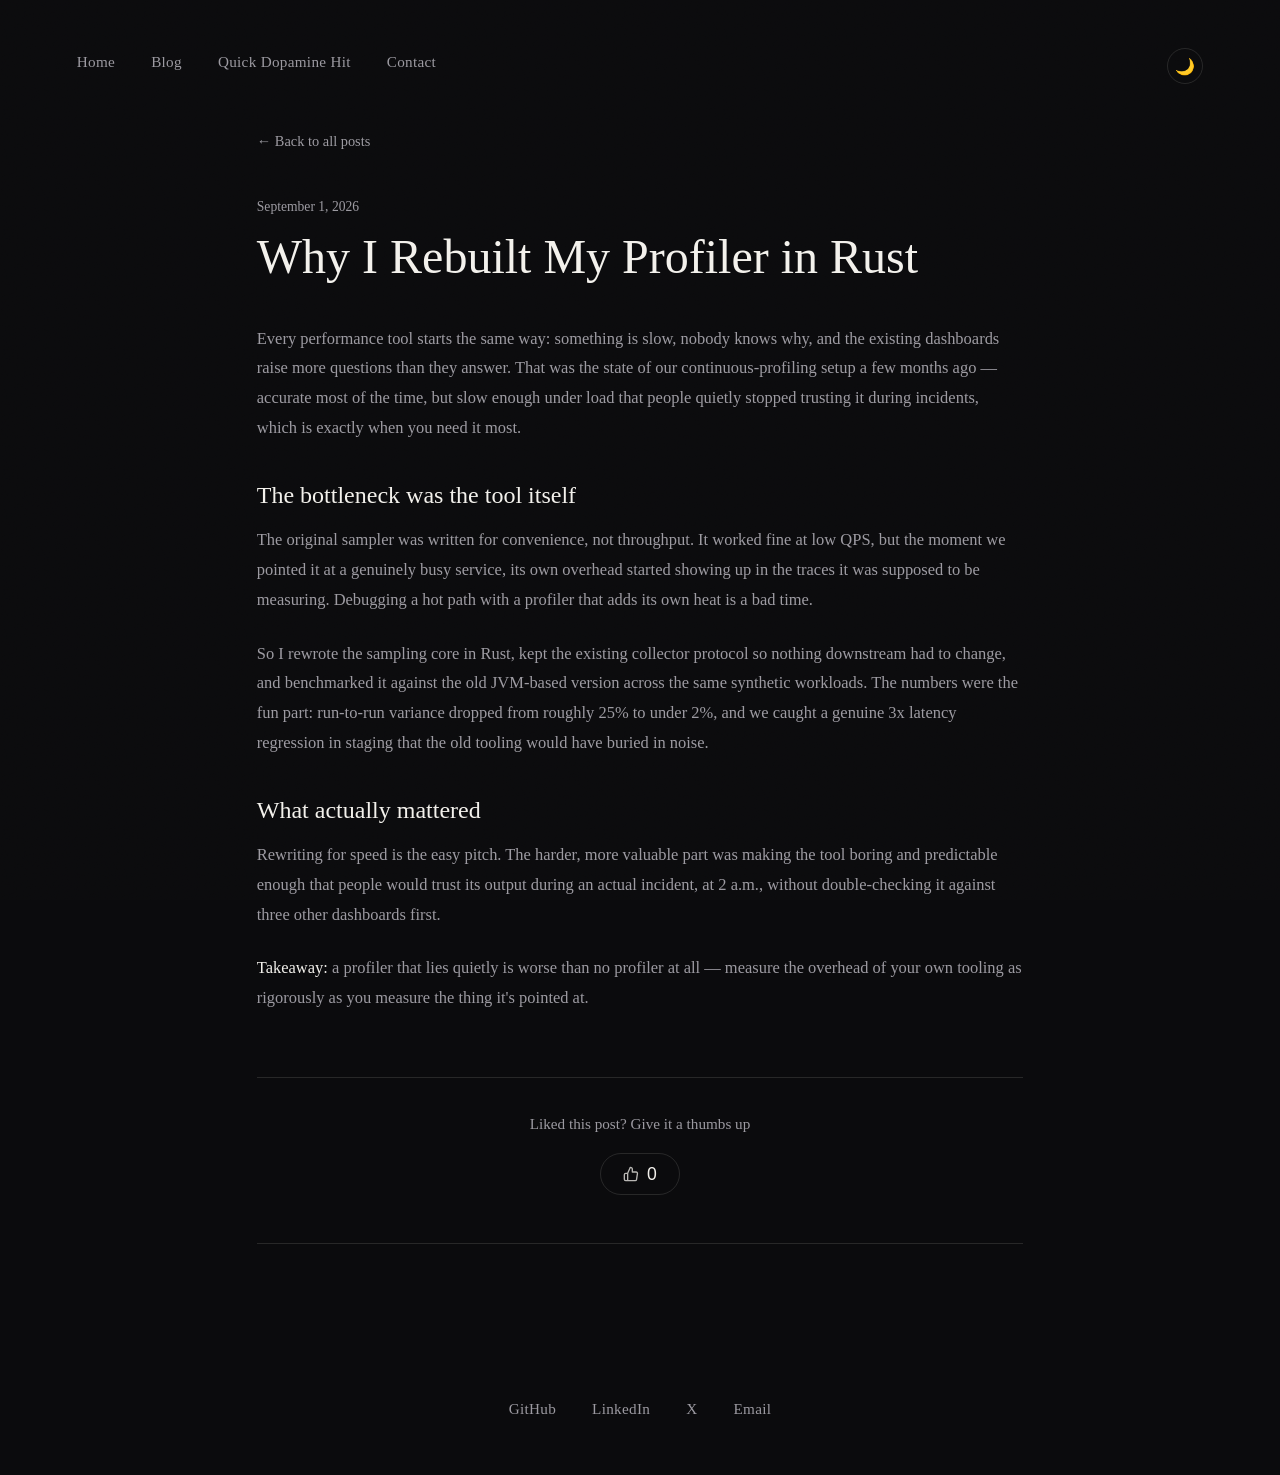
<file: blogs/sample-post.html>
<!--
  blogs/sample-post.html — Template for a single blog post.

  Copy this file to write a new post (see blogs/README.md), then add a
  matching entry to js/posts.js so it shows up on /blog. Paths in this file
  are one level up (../css, ../js) since it lives inside /blogs.

  Styles:  ../css/styles.css, ../css/blog.css
  Scripts: ../js/script.js (orb)
-->
<!DOCTYPE html>
<html lang="en">
<head>
<meta charset="UTF-8" />
<meta name="viewport" content="width=device-width, initial-scale=1" />
<meta name="description" content="Why I Rebuilt My Profiler in Rust — Kushagra Sharma." />
<title>Why I Rebuilt My Profiler in Rust — Kushagra</title>
<link rel="stylesheet" href="../css/styles.css" />
<link rel="stylesheet" href="../css/blog.css" />
<link rel="icon" href="data:image/svg+xml,<svg xmlns=%22http://www.w3.org/2000/svg%22 viewBox=%220 0 100 100%22><circle cx=%2250%22 cy=%2250%22 r=%2250%22 fill=%22%23121212%22/><text x=%2250%25%22 y=%2255%25%22 dominant-baseline=%22middle%22 text-anchor=%22middle%22 font-size=%2260%22 font-weight=%22bold%22 fill=%22%23ffd700%22 font-family=%22sans-serif%22>K</text></svg>">
</head>
<body>
<div class="grain" aria-hidden="true"></div>
<div class="orb" aria-hidden="true"></div>

<header class="topnav">
  <div class="topnav-links">
    <a href="/index" class="topnav-link active">Home</a>
    <a href="/blog" class="topnav-link">Blog</a>
    <a href="/game" class="topnav-link">Quick Dopamine Hit</a>
    <a href="/contact" class="topnav-link">Contact</a>
  </div>
  <button id="theme-toggle" class="theme-toggle-btn" aria-label="Toggle Theme">🌙</button>
</header>

<main class="post-main">
  <a href="/blog" class="back-link">&larr; Back to all posts</a>

  <time datetime="2026-09-01">September 1, 2026</time>
  <h1>Why I Rebuilt My Profiler in Rust</h1>

  <p>
    Every performance tool starts the same way: something is slow, nobody
    knows why, and the existing dashboards raise more questions than they
    answer. That was the state of our continuous-profiling setup a few
    months ago — accurate most of the time, but slow enough under load that
    people quietly stopped trusting it during incidents, which is exactly
    when you need it most.
  </p>

  <h2>The bottleneck was the tool itself</h2>
  <p>
    The original sampler was written for convenience, not throughput. It
    worked fine at low QPS, but the moment we pointed it at a genuinely busy
    service, its own overhead started showing up in the traces it was
    supposed to be measuring. Debugging a hot path with a profiler that adds
    its own heat is a bad time.
  </p>

  <p>
    So I rewrote the sampling core in Rust, kept the existing collector
    protocol so nothing downstream had to change, and benchmarked it against
    the old JVM-based version across the same synthetic workloads. The
    numbers were the fun part: run-to-run variance dropped from roughly 25%
    to under 2%, and we caught a genuine 3x latency regression in staging
    that the old tooling would have buried in noise.
  </p>

  <h2>What actually mattered</h2>
  <p>
    Rewriting for speed is the easy pitch. The harder, more valuable part
    was making the tool boring and predictable enough that people would
    trust its output during an actual incident, at 2 a.m., without
    double-checking it against three other dashboards first.
  </p>

  <p>
    <strong>Takeaway:</strong> a profiler that lies quietly is worse than no
    profiler at all — measure the overhead of your own tooling as
    rigorously as you measure the thing it's pointed at.
  </p>
  <div class="post-like-container">
    <p>Liked this post? Give it a thumbs up</p>
    <button id="like-btn" class="like-button">
      <svg class="stat-icon" viewBox="0 0 24 24" fill="none" stroke="currentColor" stroke-width="2" stroke-linecap="round" stroke-linejoin="round">
        <path d="M14 9V5a3 3 0 0 0-3-3l-4 9v11h11.28a2 2 0 0 0 2-1.7l1.38-9a2 2 0 0 0-2-2.3zM7 22H4a2 2 0 0 1-2-2v-7a2 2 0 0 1 2-2h3"></path>
      </svg>
      <span id="like-count">0</span>
    </button>
  </div>
  <hr />
</main>

<nav aria-label="Links">
  <a href="https://github.com/RoyalPhoenix-bot" rel="noopener noreferrer">GitHub</a>
  <a href="https://www.linkedin.com/in/kushagra-sharma-363865210/" rel="noopener noreferrer">LinkedIn</a>
  <a href="https://x.com/iambigbread" rel="noopener noreferrer">X</a>
  <a href="mailto:kushagrasharma.sharma@gmail.com">Email</a>
</nav>

<script src="../js/script.js"></script>
<script src="../js/theme.js"></script>
<script src="../js/counters.js"></script>
<script>
  document.addEventListener("DOMContentLoaded", async () => {
    // Standardized slug extraction
    const slug = getPostSlug(window.location.pathname);

    // 1. Record view count on hit
    recordView(slug);

    // 2. Fetch and set initial likes
    const likeBtn = document.getElementById("like-btn");
    const likeCountSpan = document.getElementById("like-count");
    
    const metrics = await getMetrics(slug);
    likeCountSpan.textContent = metrics.likes;

    if (isPostLiked(slug)) {
      likeBtn.classList.add("liked");
    }

    // 3. Handle Like Button Clicks
    likeBtn.addEventListener("click", () => {
      recordLike(slug);
    });
  });
</script>
</body>
</html>
</file>
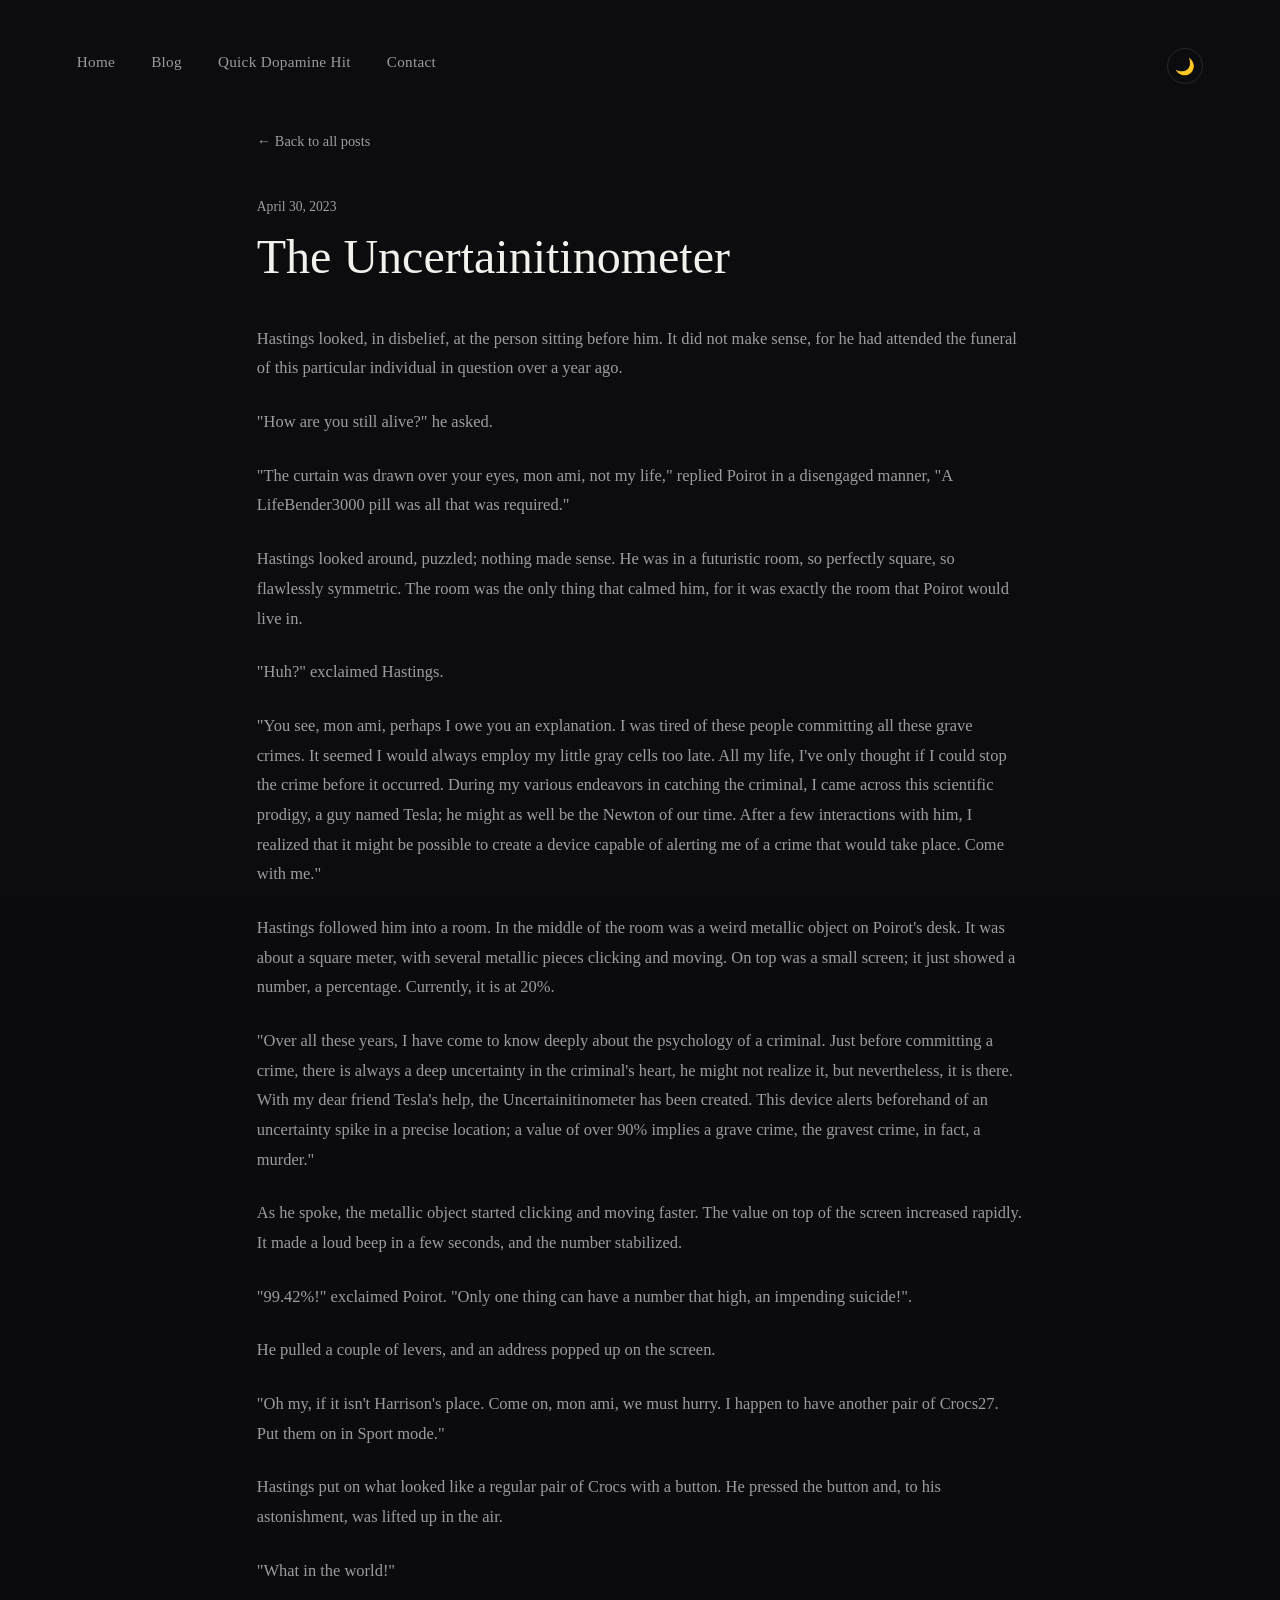
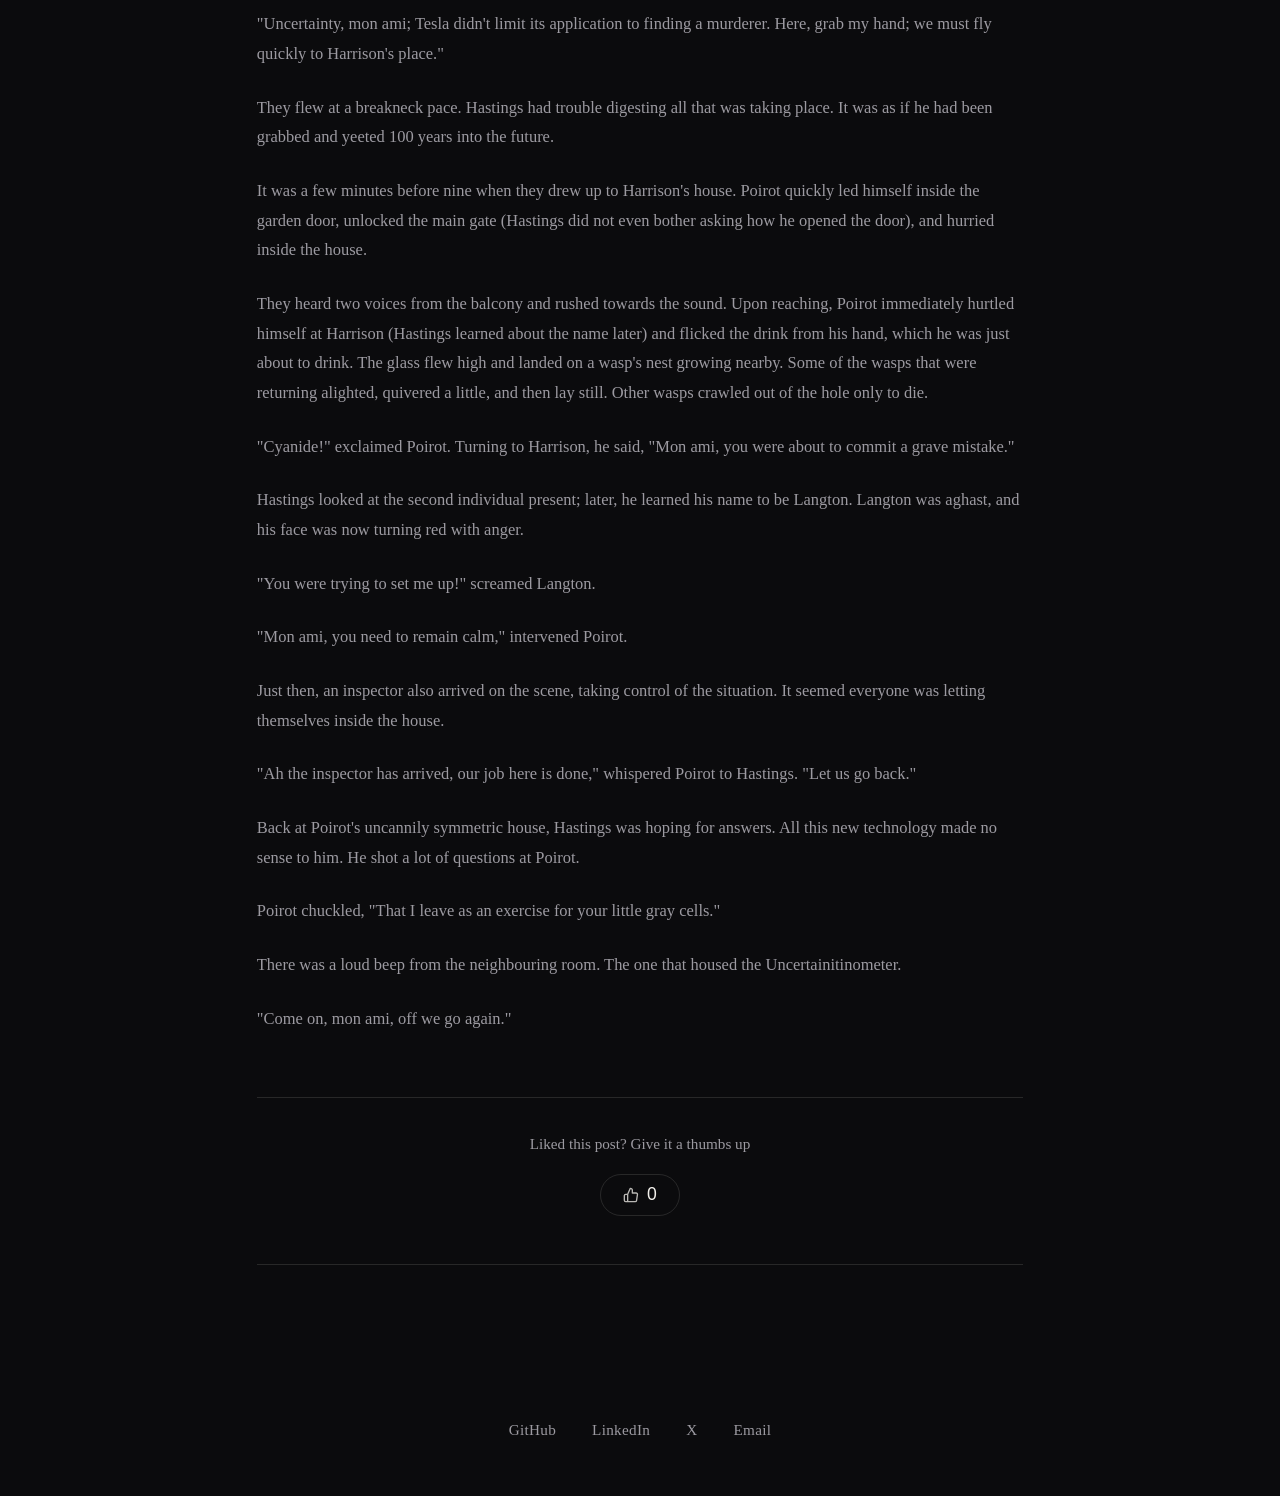
<file: blogs/the-uncertainitinometer.html>
<!--
  blogs/the-uncertainitinometer.html — Blog post.
-->
<!DOCTYPE html>
<html lang="en">
<head>
<meta charset="UTF-8" />
<meta name="viewport" content="width=device-width, initial-scale=1" />
<meta name="description" content="The Uncertainitinometer." />
<title>The Uncertainitinometer</title>
<link rel="stylesheet" href="../css/styles.css" />
<link rel="stylesheet" href="../css/blog.css" />
<link rel="icon" href="data:image/svg+xml,<svg xmlns=%22http://www.w3.org/2000/svg%22 viewBox=%220 0 100 100%22><circle cx=%2250%22 cy=%2250%22 r=%2250%22 fill=%22%23121212%22/><text x=%2250%25%22 y=%2255%25%22 dominant-baseline=%22middle%22 text-anchor=%22middle%22 font-size=%2260%22 font-weight=%22bold%22 fill=%22%23ffd700%22 font-family=%22sans-serif%22>K</text></svg>">
</head>
<body>
<div class="grain" aria-hidden="true"></div>
<div class="orb" aria-hidden="true"></div>

<header class="topnav">
  <div class="topnav-links">
    <a href="/index" class="topnav-link active">Home</a>
    <a href="/blog" class="topnav-link">Blog</a>
    <a href="/game" class="topnav-link">Quick Dopamine Hit</a>
    <a href="/contact" class="topnav-link">Contact</a>
  </div>
  <button id="theme-toggle" class="theme-toggle-btn" aria-label="Toggle Theme">🌙</button>
</header>

<main class="post-main">
  <a href="/blog" class="back-link">&larr; Back to all posts</a>

  <time datetime="2023-04-30">April 30, 2023</time>
  <h1>The Uncertainitinometer</h1>

  <p>
    Hastings looked, in disbelief, at the person sitting before him. It did not make sense, for he had attended the funeral of this particular individual in question over a year ago.
  </p>

  <p>
    "How are you still alive?" he asked.
  </p>

  <p>
    "The curtain was drawn over your eyes, mon ami, not my life," replied Poirot in a disengaged manner, "A LifeBender3000 pill was all that was required."
  </p>

  <p>
    Hastings looked around, puzzled; nothing made sense. He was in a futuristic room, so perfectly square, so flawlessly symmetric. The room was the only thing that calmed him, for it was exactly the room that Poirot would live in.
  </p>

  <p>
    "Huh?" exclaimed Hastings.
  </p>

  <p>
    "You see, mon ami, perhaps I owe you an explanation. I was tired of these people committing all these grave crimes. It seemed I would always employ my little gray cells too late. All my life, I've only thought if I could stop the crime before it occurred. During my various endeavors in catching the criminal, I came across this scientific prodigy, a guy named Tesla; he might as well be the Newton of our time. After a few interactions with him, I realized that it might be possible to create a device capable of alerting me of a crime that would take place. Come with me."
  </p>

  <p>
    Hastings followed him into a room. In the middle of the room was a weird metallic object on Poirot's desk. It was about a square meter, with several metallic pieces clicking and moving. On top was a small screen; it just showed a number, a percentage. Currently, it is at 20%.
  </p>

  <p>
    "Over all these years, I have come to know deeply about the psychology of a criminal. Just before committing a crime, there is always a deep uncertainty in the criminal's heart, he might not realize it, but nevertheless, it is there. With my dear friend Tesla's help, the Uncertainitinometer has been created. This device alerts beforehand of an uncertainty spike in a precise location; a value of over 90% implies a grave crime, the gravest crime, in fact, a murder."
  </p>

  <p>
    As he spoke, the metallic object started clicking and moving faster. The value on top of the screen increased rapidly. It made a loud beep in a few seconds, and the number stabilized.
  </p>

  <p>
    "99.42%!" exclaimed Poirot. "Only one thing can have a number that high, an impending suicide!".
  </p>

  <p>
    He pulled a couple of levers, and an address popped up on the screen.
  </p>

  <p>
    "Oh my, if it isn't Harrison's place. Come on, mon ami, we must hurry. I happen to have another pair of Crocs27. Put them on in Sport mode."
  </p>

  <p>
    Hastings put on what looked like a regular pair of Crocs with a button. He pressed the button and, to his astonishment, was lifted up in the air. 
  </p>

  <p>
    "What in the world!"
  </p>

  <p>
    "Uncertainty, mon ami; Tesla didn't limit its application to finding a murderer. Here, grab my hand; we must fly quickly to Harrison's place."
  </p>

  <p>
    They flew at a breakneck pace. Hastings had trouble digesting all that was taking place. It was as if he had been grabbed and yeeted 100 years into the future.
  </p>

  <p>
    It was a few minutes before nine when they drew up to Harrison's house. Poirot quickly led himself inside the garden door, unlocked the main gate (Hastings did not even bother asking how he opened the door), and hurried inside the house.
  </p>

  <p>
    They heard two voices from the balcony and rushed towards the sound. Upon reaching, Poirot immediately hurtled himself at Harrison (Hastings learned about the name later) and flicked the drink from his hand, which he was just about to drink. The glass flew high and landed on a wasp's nest growing nearby. Some of the wasps that were returning alighted, quivered a little, and then lay still. Other wasps crawled out of the hole only to die.
  </p>

  <p>
    "Cyanide!" exclaimed Poirot. Turning to Harrison, he said, "Mon ami, you were about to commit a grave mistake." 
  </p>

  <p>
    Hastings looked at the second individual present; later, he learned his name to be Langton. Langton was aghast, and his face was now turning red with anger.
  </p>

  <p>
    "You were trying to set me up!" screamed Langton.
  </p>

  <p>
    "Mon ami, you need to remain calm," intervened Poirot.
  </p>

  <p>
    Just then, an inspector also arrived on the scene, taking control of the situation. It seemed everyone was letting themselves inside the house. 
  </p>

  <p>
    "Ah the inspector has arrived, our job here is done," whispered Poirot to Hastings. "Let us go back."
  </p>

  <p>
    Back at Poirot's uncannily symmetric house, Hastings was hoping for answers. All this new technology made no sense to him. He shot a lot of questions at Poirot.
  </p>

  <p>
    Poirot chuckled, "That I leave as an exercise for your little gray cells."
  </p>

  <p>
    There was a loud beep from the neighbouring room. The one that housed the Uncertainitinometer.
  </p>

  <p>
    "Come on, mon ami, off we go again."
  </p>
  <div class="post-like-container">
    <p>Liked this post? Give it a thumbs up</p>
    <button id="like-btn" class="like-button">
      <svg class="stat-icon" viewBox="0 0 24 24" fill="none" stroke="currentColor" stroke-width="2" stroke-linecap="round" stroke-linejoin="round">
        <path d="M14 9V5a3 3 0 0 0-3-3l-4 9v11h11.28a2 2 0 0 0 2-1.7l1.38-9a2 2 0 0 0-2-2.3zM7 22H4a2 2 0 0 1-2-2v-7a2 2 0 0 1 2-2h3"></path>
      </svg>
      <span id="like-count">0</span>
    </button>
  </div>
  <hr />
</main>

<nav aria-label="Links">
  <a href="https://github.com/RoyalPhoenix-bot" rel="noopener noreferrer">GitHub</a>
  <a href="https://www.linkedin.com/in/kushagra-sharma-363865210/" rel="noopener noreferrer">LinkedIn</a>
  <a href="https://x.com/iambigbread" rel="noopener noreferrer">X</a>
  <a href="mailto:kushagrasharma.sharma@gmail.com">Email</a>
</nav>

<script src="../js/script.js"></script>
<script src="../js/theme.js"></script>
<script src="../js/counters.js"></script>
<script>
  document.addEventListener("DOMContentLoaded", async () => {
    // Automatically derives "my-new-post" from path
    const slug = getPostSlug(window.location.pathname);

    // 1. Record page view on load
    await recordView(slug);

    // 2. Load metrics into UI elements
    const metrics = await getMetrics(slug);
    const likeCountSpan = document.getElementById("like-count");
    const likeBtn = document.getElementById("like-btn");

    if (likeCountSpan) likeCountSpan.textContent = metrics.likes;

    if (isPostLiked(slug)) {
      likeBtn.classList.add("liked");
    }

    // 3. Handle Like Button Clicks
    likeBtn.addEventListener("click", () => {
      recordLike(slug);
    });
  });
</script>
</body>
</html>
</file>
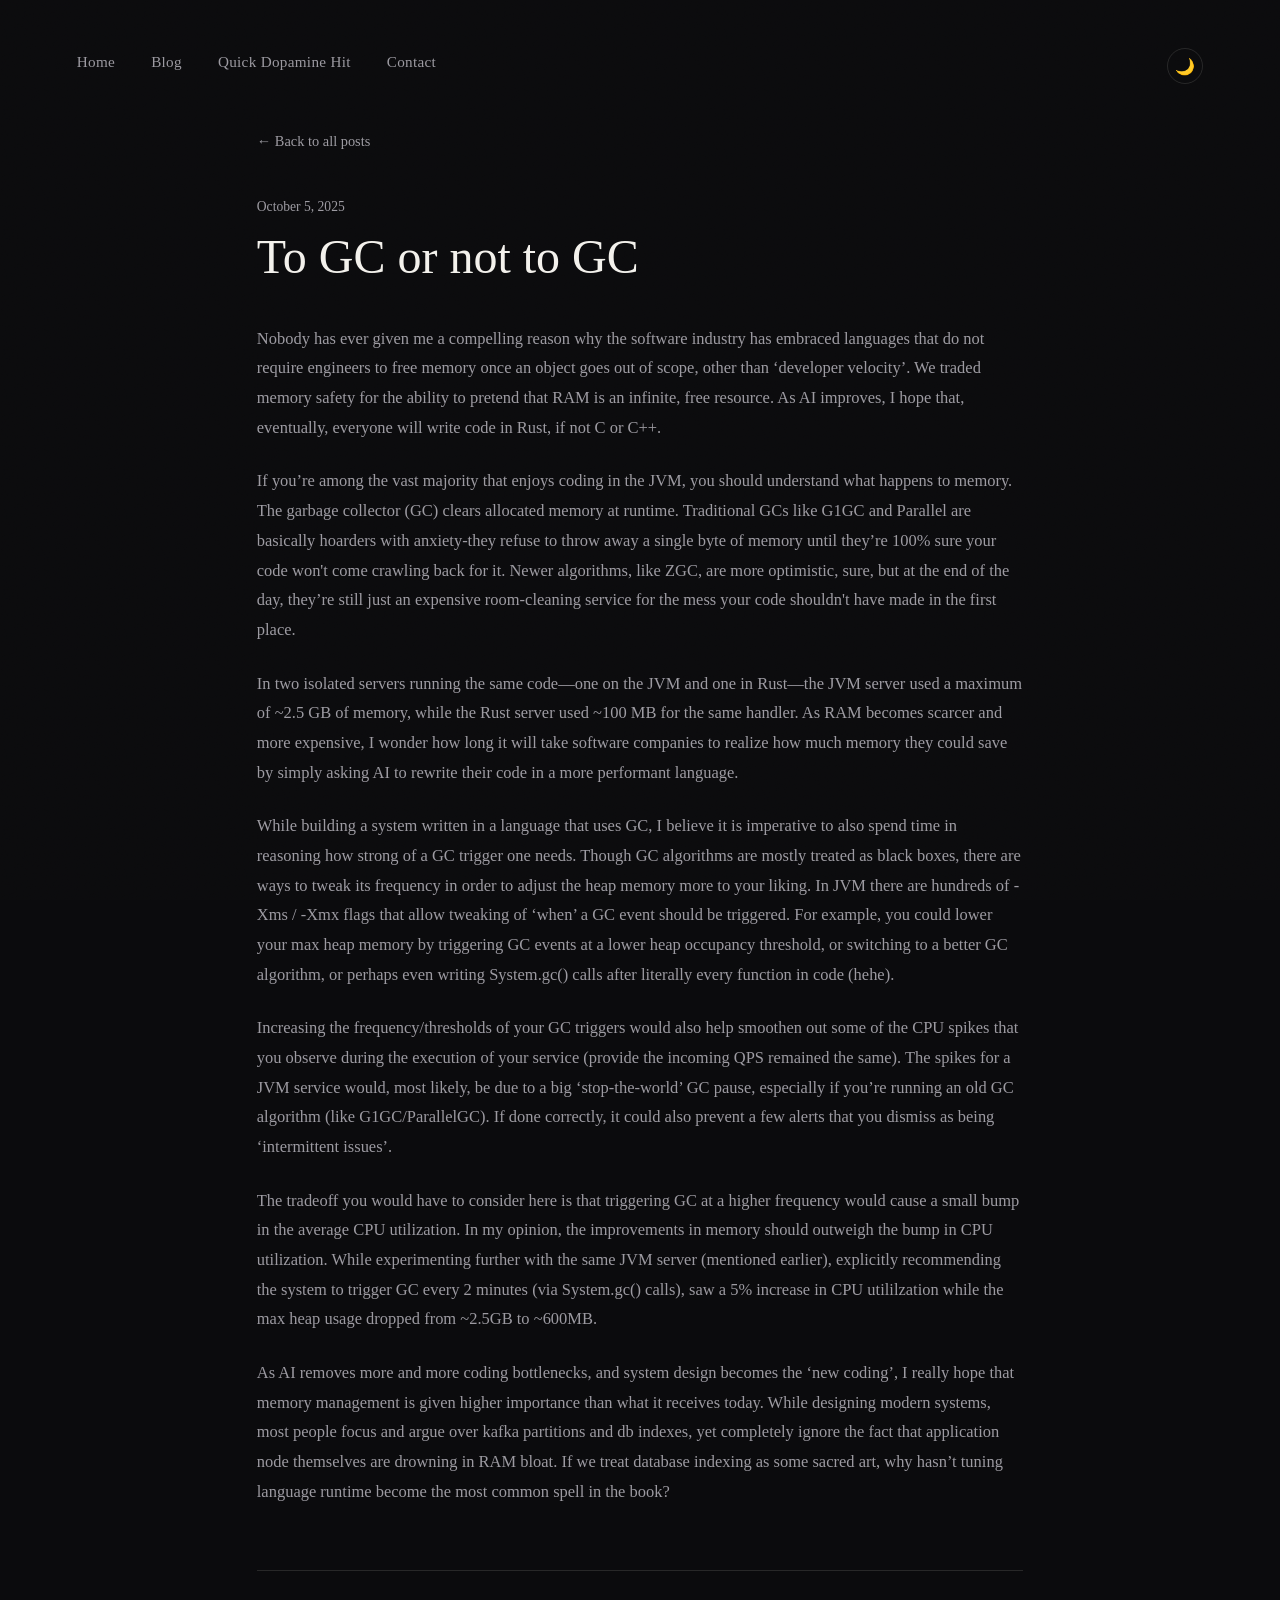
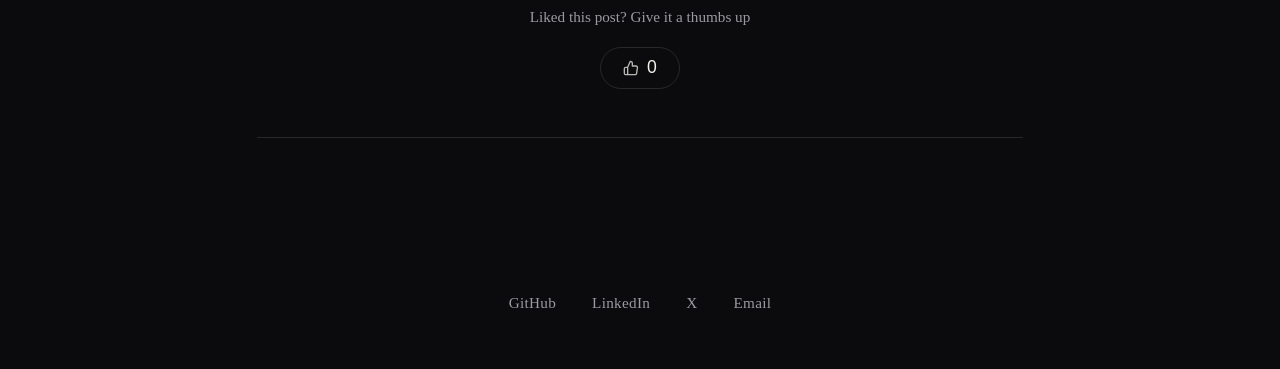
<file: blogs/to-gc-or-not-to-gc.html>
<!--
  blogs/to-gc-or-not-to-gc.html — Blog post.
-->
<!DOCTYPE html>
<html lang="en">
<head>
<meta charset="UTF-8" />
<meta name="viewport" content="width=device-width, initial-scale=1" />
<meta name="description" content="To GC or not to GC" />
<title>To GC or not to GC</title>
<link rel="stylesheet" href="../css/styles.css" />
<link rel="stylesheet" href="../css/blog.css" />
<link rel="icon" href="data:image/svg+xml,<svg xmlns=%22http://www.w3.org/2000/svg%22 viewBox=%220 0 100 100%22><circle cx=%2250%22 cy=%2250%22 r=%2250%22 fill=%22%23121212%22/><text x=%2250%25%22 y=%2255%25%22 dominant-baseline=%22middle%22 text-anchor=%22middle%22 font-size=%2260%22 font-weight=%22bold%22 fill=%22%23ffd700%22 font-family=%22sans-serif%22>K</text></svg>">
</head>
<body>
<div class="grain" aria-hidden="true"></div>
<div class="orb" aria-hidden="true"></div>

<header class="topnav">
  <div class="topnav-links">
    <a href="/index" class="topnav-link active">Home</a>
    <a href="/blog" class="topnav-link">Blog</a>
    <a href="/game" class="topnav-link">Quick Dopamine Hit</a>
    <a href="/contact" class="topnav-link">Contact</a>
  </div>
  <button id="theme-toggle" class="theme-toggle-btn" aria-label="Toggle Theme">🌙</button>
</header>

<main class="post-main">
  <a href="/blog" class="back-link">&larr; Back to all posts</a>

  <time datetime="2025-10-05">October 5, 2025</time>
  <h1>To GC or not to GC</h1>

  <p>
    Nobody has ever given me a compelling reason why the software industry has embraced languages that do not require engineers to free memory once an object goes out of scope, other than ‘developer velocity’. We traded memory safety for the ability to pretend that RAM is an infinite, free resource. As AI improves, I hope that, eventually, everyone will write code in Rust, if not C or C++.
  </p>

  <p>
    If you’re among the vast majority that enjoys coding in the JVM, you should understand what happens to memory. The garbage collector (GC) clears allocated memory at runtime. Traditional GCs like G1GC and Parallel are basically hoarders with anxiety-they refuse to throw away a single byte of memory until they’re 100% sure your code won't come crawling back for it. Newer algorithms, like ZGC, are more optimistic, sure, but at the end of the day, they’re still just an expensive room-cleaning service for the mess your code shouldn't have made in the first place.
  </p>

  <p>
    In two isolated servers running the same code—one on the JVM and one in Rust—the JVM server used a maximum of ~2.5 GB of memory, while the Rust server used ~100 MB for the same handler. As RAM becomes scarcer and more expensive, I wonder how long it will take software companies to realize how much memory they could save by simply asking AI to rewrite their code in a more performant language.
  </p>

  <p>
    While building a system written in a language that uses GC, I believe it is imperative to also spend time in reasoning how strong of a GC trigger one needs. Though GC algorithms are mostly treated as black boxes, there are ways to tweak its frequency in order to adjust the heap memory more to your liking. In JVM there are hundreds of -Xms / -Xmx flags that allow tweaking of ‘when’ a GC event should be triggered. For example, you could lower your max heap memory by triggering GC events at a lower heap occupancy threshold, or switching to a better GC algorithm, or perhaps even writing System.gc() calls after literally every function in code (hehe).
  </p>

  <p>
    Increasing the frequency/thresholds of your GC triggers would also help smoothen out some of the CPU spikes that you observe during the execution of your service (provide the incoming QPS remained the same). The spikes for a JVM service would, most likely, be due to a big ‘stop-the-world’ GC pause, especially if you’re running an old GC algorithm (like G1GC/ParallelGC). If done correctly, it could also prevent a few alerts that you dismiss as being ‘intermittent issues’.
  </p>

  <p>
    The tradeoff you would have to consider here is that triggering GC at a higher frequency would cause a small bump in the average CPU utilization. In my opinion, the improvements in memory should outweigh the bump in CPU utilization. While experimenting further with the same JVM server (mentioned earlier), explicitly recommending the system to trigger GC every 2 minutes (via System.gc() calls), saw a 5% increase in CPU utililzation while the max heap usage dropped from ~2.5GB to ~600MB.
  </p>

  <p>
    As AI removes more and more coding bottlenecks, and system design becomes the ‘new coding’, I really hope that memory management is given higher importance than what it receives today. While designing modern systems, most people focus and argue over kafka partitions and db indexes, yet completely ignore the fact that application node themselves are drowning in RAM bloat. If we treat database indexing as some sacred art, why hasn’t tuning language runtime become the most common spell in the book?
  </p>

  <div class="post-like-container">
    <p>Liked this post? Give it a thumbs up</p>
    <button id="like-btn" class="like-button">
      <svg class="stat-icon" viewBox="0 0 24 24" fill="none" stroke="currentColor" stroke-width="2" stroke-linecap="round" stroke-linejoin="round">
        <path d="M14 9V5a3 3 0 0 0-3-3l-4 9v11h11.28a2 2 0 0 0 2-1.7l1.38-9a2 2 0 0 0-2-2.3zM7 22H4a2 2 0 0 1-2-2v-7a2 2 0 0 1 2-2h3"></path>
      </svg>
      <span id="like-count">0</span>
    </button>
  </div>
  <hr />
</main>

<nav aria-label="Links">
  <a href="https://github.com/RoyalPhoenix-bot" rel="noopener noreferrer">GitHub</a>
  <a href="https://www.linkedin.com/in/kushagra-sharma-363865210/" rel="noopener noreferrer">LinkedIn</a>
  <a href="https://x.com/iambigbread" rel="noopener noreferrer">X</a>
  <a href="mailto:kushagrasharma.sharma@gmail.com">Email</a>
</nav>

<script src="../js/script.js"></script>
<script src="../js/theme.js"></script>
<script src="../js/counters.js"></script>
<script>
  document.addEventListener("DOMContentLoaded", async () => {
    // Automatically derives "to-gc-or-not-to-gc" from path
    const slug = getPostSlug(window.location.pathname);

    // 1. Record page view on load
    await recordView(slug);

    // 2. Load metrics into UI elements
    const metrics = await getMetrics(slug);
    const likeCountSpan = document.getElementById("like-count");
    const likeBtn = document.getElementById("like-btn");

    if (likeCountSpan) likeCountSpan.textContent = metrics.likes;

    if (isPostLiked(slug)) {
      likeBtn.classList.add("liked");
    }

    // 3. Handle Like Button Clicks
    likeBtn.addEventListener("click", () => {
      recordLike(slug);
    });
  });
</script>
</body>
</html>
</file>
<file: css/styles.css>
/* Playfair Display (Headings) + Georgia (Body) */
@import url('https://fonts.googleapis.com/css2?family=Playfair+Display:ital,wght@0,600;0,700;1,600;1,700&display=swap');

html {
  scroll-behavior: smooth;
}

/* Default Dark Theme Tokens & Central Font Variables */
:root {
  --font-heading: "Playfair Display", serif;
  --font-body: Georgia, "Times New Roman", serif;

  --bg: #0b0b0d;
  --text: #f3f1ec;
  --muted: #9c9aa1;
  --accent: #c9a570;
  --line: rgba(243, 241, 236, 0.12);
  --card-bg: rgba(255, 255, 255, 0.02);
}

/* Light Theme Overrides */
body.light-mode {
  --bg: #f9f8f6;
  --text: #1a1a1c;
  --muted: #666469;
  --accent: #9a7640;
  --line: rgba(26, 26, 28, 0.15);
  --card-bg: rgba(0, 0, 0, 0.03);
}

* {
  box-sizing: border-box;
}

html,
body {
  height: 100%;
}

body {
  margin: 0;
  background: var(--bg);
  color: var(--text);
  font-family: var(--font-body);
  font-weight: 300;
  overflow-x: hidden;
  position: relative;
  transition: background-color 0.3s ease, color 0.3s ease;
}

/* Ambient Grain Background Texture */
.grain {
  position: fixed;
  inset: 0;
  pointer-events: none;
  opacity: 0.05;
  mix-blend-mode: overlay;
  z-index: 2;
  background-image: url("data:image/svg+xml;utf8,<svg xmlns='http://www.w3.org/2000/svg' width='120' height='120'><filter id='n'><feTurbulence type='fractalNoise' baseFrequency='0.9' numOctaves='2' stitchTiles='stitch'/></filter><rect width='100%25' height='100%25' filter='url(%23n)'/></svg>");
}

.orb {
  display: none;
}

/* Top Tab Bar — Shared Across Every Page */
.topnav {
  position: relative;
  z-index: 3;
  display: flex;
  justify-content: space-between;
  align-items: center;
  max-width: 1280px;
  margin: 0 auto;
  padding: 3rem 6vw 1.5rem;
}

.topnav-links,
.nav-links {
  display: flex;
  align-items: center;
  gap: 2.25rem;
  flex-wrap: wrap;
}

.topnav-link {
  color: var(--muted);
  text-decoration: none;
  font-size: 0.95rem;
  letter-spacing: 0.02em;
  padding-bottom: 0.4rem;
  border-bottom: 1px solid transparent;
  transition: color 0.25s ease, border-color 0.25s ease;
  white-space: nowrap;
}

.topnav-link:hover,
.topnav-link:focus-visible {
  color: var(--text);
}

.topnav-link.active {
  color: var(--text);
  border-color: var(--accent);
}

/* Theme Toggle Button */
.theme-toggle-btn {
  background: transparent;
  border: 1px solid var(--line);
  color: var(--text);
  border-radius: 50%;
  width: 36px;
  height: 36px;
  cursor: pointer;
  display: flex;
  align-items: center;
  justify-content: center;
  font-size: 1rem;
  margin-left: 2rem;
  flex-shrink: 0;
  transition: transform 0.2s ease, border-color 0.25s ease, color 0.25s ease;
}

.theme-toggle-btn:hover {
  transform: scale(1.1);
  border-color: var(--accent);
}

/* Standard Main Layout */
main {
  position: relative;
  z-index: 1;
  min-height: auto;
  display: grid;
  grid-template-columns: 200px 1fr; 
  gap: 4vw;
  align-items: start;
  max-width: 1280px;
  margin: 0 auto;
  padding: 2rem 6vw 12vh;
}

.intro {
  display: flex;
  flex-direction: column;
  gap: 1.5rem;
  align-self: start;
}

.portrait {
  width: 100%;
  max-width: 200px;
  aspect-ratio: 3 / 4;
  object-fit: cover;
  border-radius: 4px;
  border: 1px solid var(--line);
  filter: grayscale(0.15) contrast(1.02);
}

.intro h1 {
  margin: 0;
  font-family: var(--font-heading);
  font-weight: 400;
  font-size: clamp(2.4rem, 5vw, 3.4rem);
  line-height: 1.05;
  letter-spacing: 0.01em;
}

.about {
  max-width: 80ch;
  border-left: 1px solid var(--line);
  padding-left: 3vw;
}

.about .greeting {
  font-family: var(--font-heading);
  font-size: 1.4rem;
  color: var(--text);
  margin: 0 0 1.5rem;
}

.about p {
  margin: 0 0 1.25rem;
  font-size: 1.02rem;
  line-height: 1.75;
  color: var(--muted);
}

.about p:last-child {
  margin-bottom: 0;
}

/* Footer Links */
nav[aria-label="Links"] {
  position: relative;
  z-index: 1;
  display: flex;
  gap: 2.25rem;
  justify-content: center;
  padding: 0 6vw 6vh;
}

nav a {
  color: var(--muted);
  text-decoration: none;
  font-size: 0.95rem;
  letter-spacing: 0.02em;
  border-bottom: 1px solid transparent;
  padding-bottom: 2px;
  transition: color 0.25s ease, border-color 0.25s ease;
}

nav a:hover,
nav a:focus-visible {
  color: var(--text);
  border-color: var(--accent);
}

/* Shared Paragraph Links */
p a {
  color: inherit;
  text-decoration: underline;
  text-decoration-color: var(--muted);
  text-underline-offset: 3px;
}

p a:hover {
  text-decoration-color: var(--accent);
}

/* ==========================================================================
   GAME PAGE LAYOUT & TIC-TAC-TOE STYLES
   ========================================================================== */

.game-page-wrapper {
  position: relative;
  z-index: 1;
  max-width: 1180px;
  margin: 0 auto;
  padding: 2rem 6vw 6vh;
  display: flex;
  flex-direction: column;
}

.game-page-main {
  display: grid;
  grid-template-columns: 1fr 1fr;
  gap: 5vw;
  align-items: start;
  width: 100%;
}

.marvin-intro {
  margin-bottom: 0;
}

.marvin-bio {
  color: var(--muted);
  font-size: 1.05rem;
  line-height: 1.7;
  margin-bottom: 1.5rem;
}

.marvin-bounty {
  background: var(--card-bg);
  border-left: 2px solid var(--accent);
  padding: 1rem 1.25rem;
  border-radius: 0 4px 4px 0;
}

.marvin-bounty p {
  margin: 0 0 0.5rem;
  font-size: 0.95rem;
  color: var(--text);
}

.marvin-bounty p:last-child {
  margin-bottom: 0;
}

#dopamine-hit-section {
  width: 100%;
  max-width: 460px;
  margin: 0 auto;
  padding: 1.75rem;
  background: var(--card-bg);
  border: 1px solid var(--line);
  border-radius: 8px;
  text-align: center;
}

.game-header h2 {
  font-family: var(--font-heading);
  margin-top: 0;
  margin-bottom: 0.5rem;
  color: var(--text);
}

.marvin-status {
  font-size: 0.95rem;
  color: var(--muted);
  min-height: 2.5em;
  margin-bottom: 1.5rem;
}

.ttt-grid {
  display: grid;
  grid-template-columns: repeat(3, 1fr);
  gap: 10px;
  max-width: 280px;
  margin: 0 auto 1.5rem;
}

.ttt-cell {
  aspect-ratio: 1;
  background: var(--bg);
  border: 1px solid #ffd700 !important;
  color: #ffd700;
  font-family: var(--font-heading);
  font-size: 2.2rem;
  font-weight: bold;
  cursor: pointer;
  border-radius: 4px;
  transition: border-color 0.2s ease, background-color 0.2s ease;
}

.ttt-cell:hover:not(:disabled) {
  border-color: var(--accent);
}

.ttt-cell.winning-cell {
  border-color: #ffe600;
  box-shadow: 0 0 10px #ffd700;
}

body.light-mode .ttt-cell {
  background: #eae6df;
  border-color: #8b6508 !important;
  color: #8b6508;
}

body.light-mode .ttt-cell:hover:not(:disabled) {
  border-color: var(--accent);
  background: #e0dad0;
}

body.light-mode .ttt-cell.winning-cell {
  border-color: #8b6508;
  box-shadow: 0 0 10px rgba(139, 101, 8, 0.4);
}

.btn {
  background: transparent;
  color: var(--text);
  border: 1px solid var(--line);
  padding: 0.6rem 1.2rem;
  font-family: inherit;
  font-size: 0.9rem;
  cursor: pointer;
  border-radius: 4px;
  margin: 0 0.25rem;
  transition: all 0.25s ease;
}

.btn-rematch:hover {
  border-color: var(--text);
}

.btn-nuke {
  border-color: #ff4d4d;
  color: #ff4d4d;
}

.btn-nuke:hover {
  background: #ff4d4d;
  color: #000;
}

.game-metrics-bar {
  display: flex;
  justify-content: center;
  align-items: center;
  gap: 3rem;
  margin-top: 3.5rem;
  width: 100%;
  text-align: center;
  font-size: 0.95rem;
  color: var(--muted);
  border-top: 1px solid var(--line);
  padding-top: 1.75rem;
}

/* ==========================================================================
   8-SECOND DELIBERATE NUKE SEQUENCE
   ========================================================================== */

.nuke-overlay {
  position: fixed;
  inset: 0;
  z-index: 9999;
  background: #000 !important;
  color: #f3f1ec !important;
  display: flex;
  align-items: center;
  justify-content: center;
  overflow: hidden;
}

.nuke-overlay,
.nuke-overlay p,
.nuke-overlay span,
.nuke-overlay div {
  color: #f3f1ec;
}

.nuke-alarm-banner {
  position: absolute;
  left: 0;
  right: 0;
  background: rgba(255, 0, 0, 0.85);
  color: #fff;
  font-family: var(--font-body);
  font-weight: 500;
  font-size: clamp(1.1rem, 3vw, 1.8rem);
  text-align: center;
  padding: 0.75rem 0;
  letter-spacing: 0.15em;
  z-index: 10;
  animation: pulse-red 0.8s infinite alternate;
}

.nuke-alarm-banner.top { top: 0; }
.nuke-alarm-banner.bottom { bottom: 0; }

@keyframes pulse-red {
  from { background: rgba(255, 0, 0, 0.95); }
  to { background: rgba(120, 0, 0, 0.75); }
}

.nuke-missile {
  position: absolute;
  top: -120px;
  font-size: 5rem;
  transition: transform 8s cubic-bezier(0.4, 0, 0.8, 1);
  filter: drop-shadow(0 0 15px rgba(255, 80, 0, 0.8));
}

.nuke-overlay.launch .nuke-missile {
  transform: translateY(calc(50vh + 120px)) scale(2.5) rotate(180deg);
}

.nuke-flash {
  position: absolute;
  inset: 0;
  background: #fff;
  opacity: 0;
  pointer-events: none;
  transition: opacity 0.15s ease-in-out;
}

.nuke-overlay.explode .nuke-flash {
  opacity: 1;
}

.nuke-smoke {
  position: absolute;
  inset: 0;
  background: radial-gradient(circle, #3a2212 0%, #0b0b0d 90%);
  opacity: 0;
  transition: opacity 1.2s ease;
}

.nuke-overlay.explode .nuke-smoke {
  opacity: 1;
}

.nuke-overlay.explode .nuke-alarm-banner {
  display: none;
}

.nuke-content {
  position: relative;
  z-index: 2;
  text-align: center;
  padding: 2rem;
  max-width: 600px;
  opacity: 0;
  transition: opacity 0.8s ease;
}

.nuke-overlay.smoke-cleared .nuke-content {
  opacity: 1;
}

.nuke-status-text {
  font-family: var(--font-heading);
  font-size: 1.5rem;
  color: #f3f1ec !important;
  line-height: 1.5;
  margin-bottom: 1.5rem;
  min-height: 3em;
}

.reboot-timer {
  font-size: 1.1rem;
  color: #c9a570 !important;
  opacity: 0;
  transition: opacity 0.4s ease;
}

.reboot-timer.visible {
  opacity: 1;
}

/* ==========================================================================
   CONTACT PAGE & WIDGET BADGES
   ========================================================================== */

.contact-main {
  position: relative;
  z-index: 1;
  display: block;
  max-width: 960px;
  margin: 0 auto;
  padding: 1.5rem 6vw 12vh;
}

.contact-header {
  display: flex;
  align-items: center;
  gap: 2.5rem;
  margin-bottom: 3rem;
}

.contact-header .page-title {
  margin: 0;
  white-space: nowrap;
}

.contact-header .page-lede {
  margin: 0;
}

.contact-body-grid {
  display: grid;
  grid-template-columns: 240px 1fr;
  gap: 2.5rem;
  align-items: start;
}

.social-grid-2x3 {
  display: grid;
  grid-template-columns: repeat(3, 1fr);
  gap: 0.85rem;
}

.social-icon-btn {
  display: flex;
  align-items: center;
  justify-content: center;
  aspect-ratio: 1;
  background: var(--card-bg);
  border: 1px solid var(--line);
  border-radius: 8px;
  color: var(--muted);
  transition: all 0.25s ease;
}

.social-icon-btn:hover {
  border-color: var(--accent);
  color: var(--text);
  transform: translateY(-2px);
}

.social-icon-btn .social-icon {
  width: 42px;
  height: 42px;
}

.chess-badge-container {
  background: var(--card-bg);
  border: 1px solid var(--line);
  border-radius: 8px;
  padding: 1.5rem;
}

.chess-badge-header {
  display: flex;
  align-items: center;
  gap: 0.6rem;
  margin-bottom: 1.25rem;
}

.chess-badge-header h2 {
  font-family: var(--font-heading);
  font-size: 1.25rem;
  margin: 0;
  color: var(--text);
}

.profile-link {
  margin-left: auto;
  color: var(--muted);
  font-size: 0.85rem;
  text-decoration: none;
}

.profile-link:hover {
  color: var(--accent);
}

.live-dot {
  width: 8px;
  height: 8px;
  background: #46d369;
  border-radius: 50%;
  box-shadow: 0 0 8px #46d369;
}

.chess-stats-grid {
  display: grid;
  grid-template-columns: repeat(4, 1fr);
  gap: 1rem;
}

.stat-card {
  background: var(--bg);
  border: 1px solid var(--line);
  border-radius: 6px;
  padding: 0.8rem 0.5rem;
  display: flex;
  flex-direction: column;
  gap: 0.3rem;
  text-align: center;
}

.stat-header {
  display: flex;
  align-items: center;
  justify-content: center;
  gap: 0.4rem;
  margin-bottom: 0.3rem;
}

.stat-label {
  font-size: 0.75rem;
  color: var(--muted);
  text-transform: uppercase;
  letter-spacing: 0.05em;
}

.stat-val {
  font-family: var(--font-heading);
  font-size: 1.5rem;
  color: var(--text);
}

.mode-icon {
  width: 14px;
  height: 14px;
  color: var(--accent);
}

.duolingo-badge-container {
  background: var(--card-bg);
  border: 1px solid var(--line);
  border-radius: 8px;
  padding: 1.25rem 1.5rem;
  max-width: 320px;
  margin: 2.5rem auto 0;
  text-align: center;
}

.duolingo-badge-header {
  display: flex;
  align-items: center;
  justify-content: center;
  gap: 0.5rem;
  margin-bottom: 0.6rem;
}

.duolingo-badge-header h2 {
  font-family: var(--font-heading);
  font-size: 1.15rem;
  margin: 0;
  color: var(--text);
}

.duolingo-badge-header .profile-link {
  font-size: 0.8rem;
  color: var(--muted);
}

.fire-icon {
  font-size: 1.1rem;
}

.duolingo-stat .stat-val {
  font-family: var(--font-heading);
  font-size: 1.8rem;
  color: var(--accent);
}

/* ==========================================================================
   MEDIA QUERIES
   ========================================================================== */

@media (max-width: 900px) {
  main {
    grid-template-columns: 1fr;
    padding: 10vh 8vw 4vh;
    gap: 3rem;
  }

  .intro {
    flex-direction: row;
    align-items: center;
    gap: 1.5rem;
  }

  .portrait {
    max-width: 120px;
    aspect-ratio: 1 / 1;
    border-radius: 50%;
  }

  .about {
    border-left: none;
    border-top: 1px solid var(--line);
    padding-left: 0;
    padding-top: 2rem;
    max-width: none;
  }

  .game-page-main {
    grid-template-columns: 1fr;
    gap: 2.5rem;
  }

  .game-metrics-bar {
    flex-wrap: wrap;
    gap: 1rem 1.5rem;
    margin-top: 2.5rem;
  }

  .contact-header {
    flex-direction: column;
    align-items: flex-start;
    gap: 0.8rem;
  }

  .contact-body-grid {
    grid-template-columns: 1fr;
    gap: 2rem;
  }

  .social-grid-2x3 {
    max-width: 280px;
  }

  .chess-stats-grid {
    grid-template-columns: repeat(2, 1fr);
  }

  nav[aria-label="Links"] {
    padding-bottom: 8vh;
  }
}

@media (prefers-reduced-motion: reduce) {
  .orb {
    transition: none;
  }
}
</file>
<file: css/blog.css>
/*
  css/blog.css — Blog-specific styles, layered on top of css/styles.css.
*/

.blog-main,
.post-main {
  position: relative;
  z-index: 1;
  min-height: 80vh;
  max-width: 920px;
  margin: 0 auto;
  padding: 1.5rem 6vw 12vh; 
  display: block;
}

.page-title {
  font-family: "Italiana", serif;
  font-weight: 400;
  font-size: clamp(2.2rem, 5vw, 3rem);
  margin: 0 0 0.75rem;
}

.page-lede {
  color: var(--muted);
  font-size: 1.02rem;
  margin: 0 0 2rem;
}

/* --- Toolbar & Filter Bar --- */
.blog-toolbar {
  display: flex;
  justify-content: space-between;
  align-items: center;
  gap: 1rem;
  margin-bottom: 2.5rem;
  flex-wrap: wrap;
}

.category-filter-bar {
  display: flex;
  gap: 0.75rem;
  flex-wrap: wrap;
}

.filter-btn {
  background: transparent;
  border: 1px solid var(--line);
  color: var(--muted);
  padding: 0.4rem 1rem;
  font-family: inherit;
  font-size: 0.85rem;
  border-radius: 20px;
  cursor: pointer;
  transition: all 0.25s ease;
}

.filter-btn:hover {
  color: var(--text);
  border-color: var(--accent);
}

.filter-btn.active {
  background: var(--accent);
  color: #000;
  border-color: var(--accent);
  font-weight: 500;
}

/* Light Mode Override: High-contrast dark pill with white text */
[data-theme="light"] .filter-btn.active,
body.light .filter-btn.active,
body.light-mode .filter-btn.active {
  background: #1c1c1c;
  color: #ffffff;
  border-color: #1c1c1c;
}

/* --- Search Bar --- */
.search-box {
  position: relative;
  display: flex;
  align-items: center;
}

.search-box input {
  background: transparent;
  border: 1px solid var(--line);
  color: var(--text);
  padding: 0.4rem 2.5rem 0.4rem 1rem;
  font-family: inherit;
  font-size: 0.85rem;
  border-radius: 20px;
  outline: none;
  transition: border-color 0.25s ease;
  width: 420px;
}

.search-box input::placeholder {
  color: var(--muted);
}

.search-box input:focus {
  border-color: var(--accent);
}

.search-icon {
  position: absolute;
  right: 0.85rem;
  font-size: 0.85rem;
  pointer-events: none;
  opacity: 0.6;
}

/* --- blog listing --- */
.post-list {
  list-style: none;
  margin: 0;
  padding: 0;
  display: flex;
  flex-direction: column;
}

.post-item {
  padding: 2rem 0;
  border-top: 1px solid var(--line);
}

.post-item:last-child {
  border-bottom: 1px solid var(--line);
}

.post-meta {
  display: flex;
  align-items: center;
  gap: 0.75rem;
  margin-bottom: 0.5rem;
  flex-wrap: wrap;
}

.post-date {
  color: var(--muted);
  font-size: 0.85rem;
  letter-spacing: 0.02em;
}

.post-tags {
  display: flex;
  gap: 0.4rem;
}

.tag-badge {
  font-size: 0.72rem;
  padding: 0.15rem 0.5rem;
  border-radius: 4px;
  background: var(--card-bg);
  border: 1px solid var(--line);
  color: var(--accent);
  text-transform: uppercase;
  letter-spacing: 0.05em;
}

.post-title {
  display: inline-block;
  font-family: "Italiana", serif;
  font-size: 1.5rem;
  color: var(--text);
  text-decoration: none;
  border-bottom: 1px solid transparent;
  margin-bottom: 0.5rem;
}

.post-title:hover,
.post-title:focus-visible {
  border-color: var(--accent);
}

.post-summary {
  margin: 0;
  color: var(--muted);
  line-height: 1.7;
  max-width: 100%;
}

.post-list-empty {
  color: var(--muted);
}

/* --- individual article --- */
.post-main .back-link {
  display: inline-block;
  color: var(--muted);
  text-decoration: none;
  font-size: 0.9rem;
  margin-bottom: 3rem;
  border-bottom: 1px solid transparent;
}

.post-main .back-link:hover,
.post-main .back-link:focus-visible {
  color: var(--text);
  border-color: var(--accent);
}

.post-main time {
  display: block;
  color: var(--muted);
  font-size: 0.85rem;
  margin-bottom: 1rem;
}

.post-main h1 {
  font-family: "Italiana", serif;
  font-weight: 400;
  font-size: clamp(2.2rem, 5vw, 3rem);
  line-height: 1.1;
  margin: 0 0 2.5rem;
}

.post-main h2 {
  font-family: "Italiana", serif;
  font-weight: 400;
  font-size: 1.5rem;
  margin: 2.5rem 0 1rem;
}

.post-main p {
  color: var(--muted);
  line-height: 1.8;
  font-size: 1.03rem;
  margin: 0 0 1.5rem;
}

.post-main strong {
  color: var(--text);
  font-weight: 500;
}

/* --- figures / image placeholders --- */
.post-main figure {
  margin: 2.5rem 0;
}

.post-main .img-placeholder {
  width: 100%;
  aspect-ratio: 16 / 9;
  border: 1px dashed var(--line);
  border-radius: 4px;
  display: flex;
  align-items: center;
  justify-content: center;
  padding: 1rem;
  color: var(--muted);
  font-size: 0.85rem;
  text-align: center;
}

.post-main figure img {
  width: 100%;
  border-radius: 4px;
  display: block;
}

.post-main figcaption {
  margin-top: 0.75rem;
  font-size: 0.85rem;
  color: var(--muted);
  text-align: center;
}

/* --- pull quotes / dramatic breaks --- */
.post-main blockquote {
  margin: 2.5rem 0;
  padding-left: 1.5rem;
  border-left: 2px solid var(--accent);
  font-family: "Italiana", serif;
  font-size: 1.25rem;
  color: var(--text);
}

.post-main blockquote p {
  color: var(--text);
  margin: 0;
}

.post-main hr {
  border: none;
  border-top: 1px solid var(--line);
  margin: 3rem 0;
}

.post-main .signoff {
  font-family: "Italiana", serif;
  font-size: 1.3rem;
  color: var(--text);
  margin: 2.5rem 0;
}

.post-main .post-notes {
  margin-top: 3rem;
  padding-top: 1.5rem;
  border-top: 1px solid var(--line);
  font-size: 0.9rem;
}

.post-main .post-notes p {
  font-size: 0.9rem;
  margin: 0 0 0.5rem;
}

@media (max-width: 820px) {
  .blog-main,
  .post-main {
    padding: 1rem 8vw 8vh;
  }
}

/* --- Post Item Metadata (Views & Likes) --- */
.post-meta {
  display: flex;
  align-items: center;
  justify-content: space-between;
  gap: 0.75rem;
  margin-bottom: 0.5rem;
  flex-wrap: wrap;
}

.post-meta-left {
  display: flex;
  align-items: center;
  gap: 0.75rem;
  flex-wrap: wrap;
}

.post-stats {
  display: flex;
  align-items: center;
  gap: 0.85rem;
  font-size: 0.85rem;
  color: var(--muted);
}

.stat-item {
  display: inline-flex;
  align-items: center;
  gap: 0.35rem;
}

/* --- End-of-Article Like Button --- */
.post-like-container {
  text-align: center;
  margin: 4rem 0 2rem;
  padding-top: 2rem;
  border-top: 1px solid var(--line);
}

.post-like-container p {
  color: var(--muted);
  font-size: 0.95rem;
  margin-bottom: 1rem;
}

.like-button {
  background: transparent;
  border: 1px solid var(--line);
  color: var(--text);
  padding: 0.6rem 1.4rem;
  font-size: 1.1rem;
  border-radius: 30px;
  cursor: pointer;
  display: inline-flex;
  align-items: center;
  gap: 0.5rem;
  transition: all 0.25s ease;
}

/* --- Transparent Vector Icons --- */
.stat-icon {
  width: 16px;
  height: 16px;
  display: inline-block;
  vertical-align: middle;
  opacity: 0.75;
  transition: opacity 0.2s ease, transform 0.2s ease;
}

.stat-item:hover .stat-icon,
.like-button:hover .stat-icon {
  opacity: 1;
}

/* Filled state when user has liked the article */
.like-button.liked .stat-icon {
  fill: currentColor;
  opacity: 1;
}

/* --- Vertical Roller Animation --- */
#like-count,
.like-val,
.like-count {
  display: inline-block;
  position: relative;
  overflow: hidden;
  vertical-align: bottom;
  height: 1.2em;
  line-height: 1.2em;
}

.like-roller-animating {
  animation: rollUp 0.4s cubic-bezier(0.16, 1, 0.3, 1) forwards;
}

@keyframes rollUp {
  0% {
    transform: translateY(0);
    opacity: 1;
  }
  40% {
    transform: translateY(-100%);
    opacity: 0;
  }
  41% {
    transform: translateY(100%);
    opacity: 0;
  }
  100% {
    transform: translateY(0);
    opacity: 1;
  }
}
</file>
